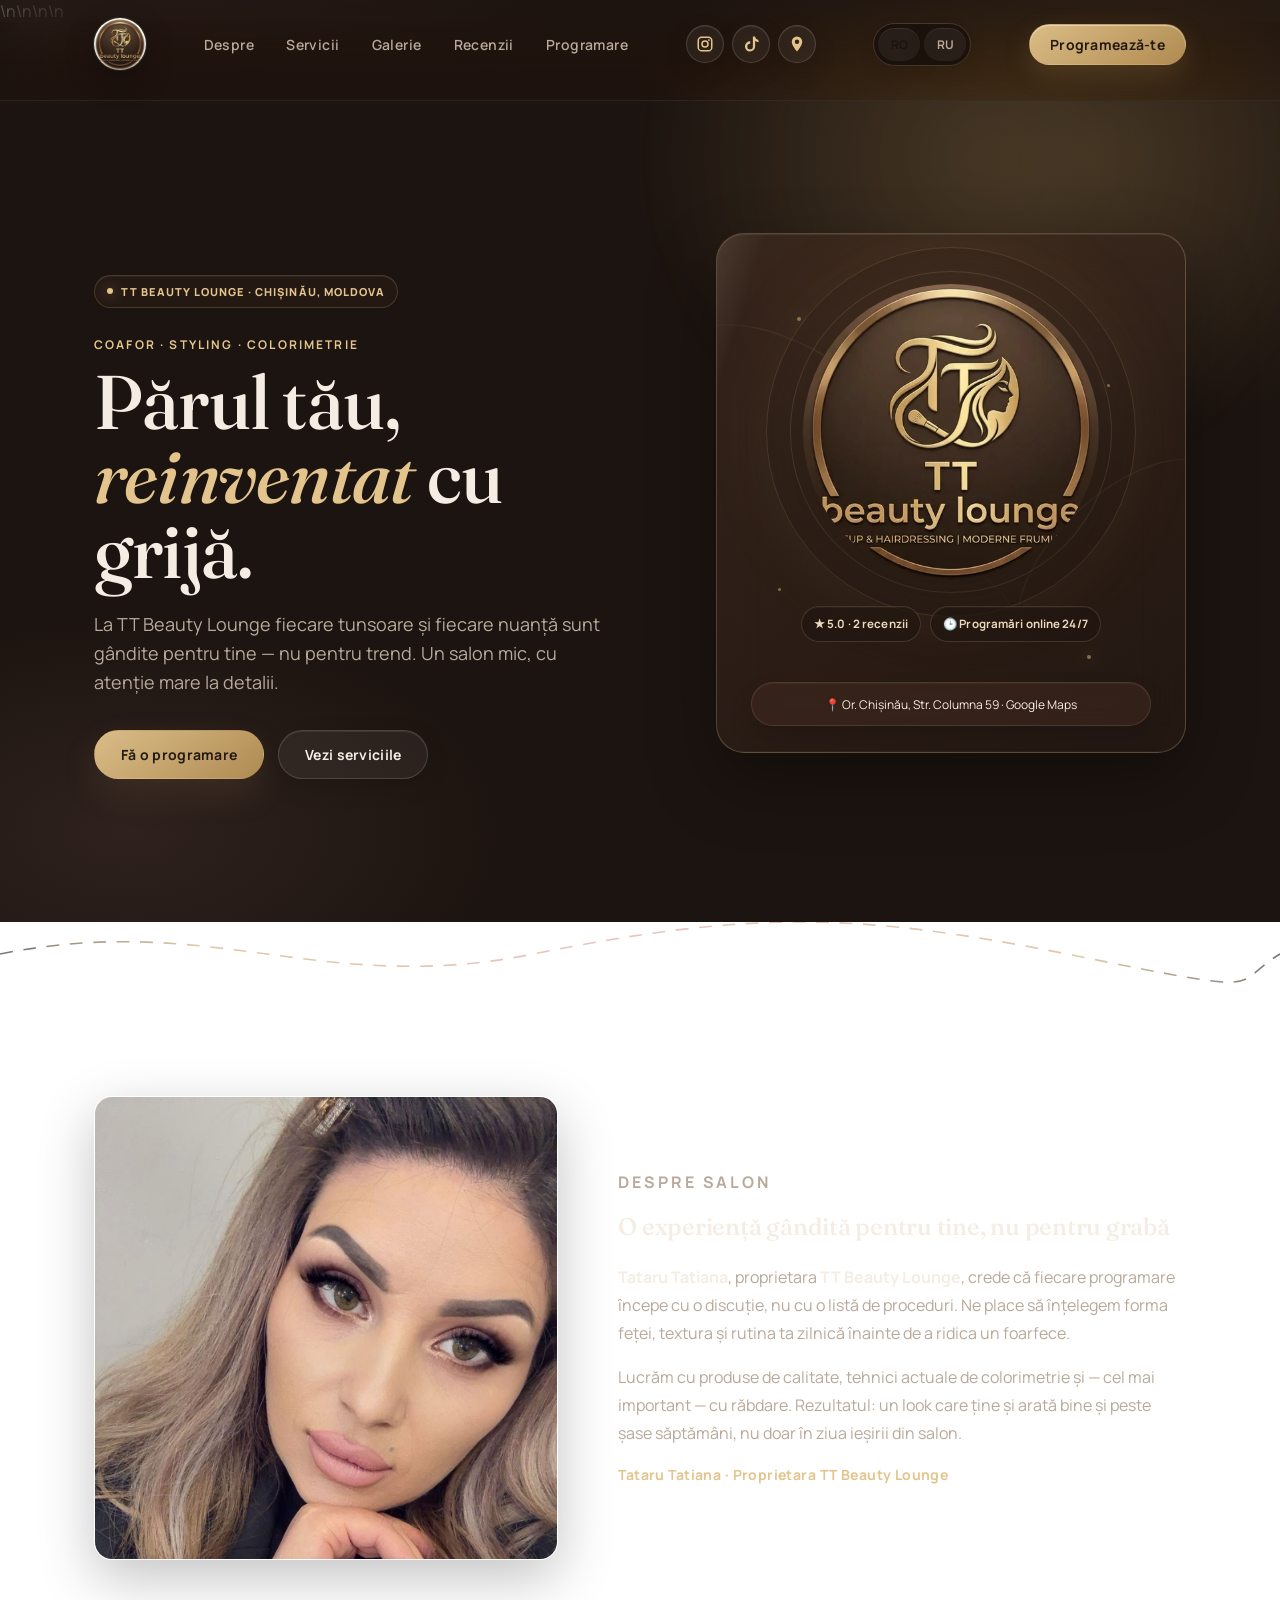
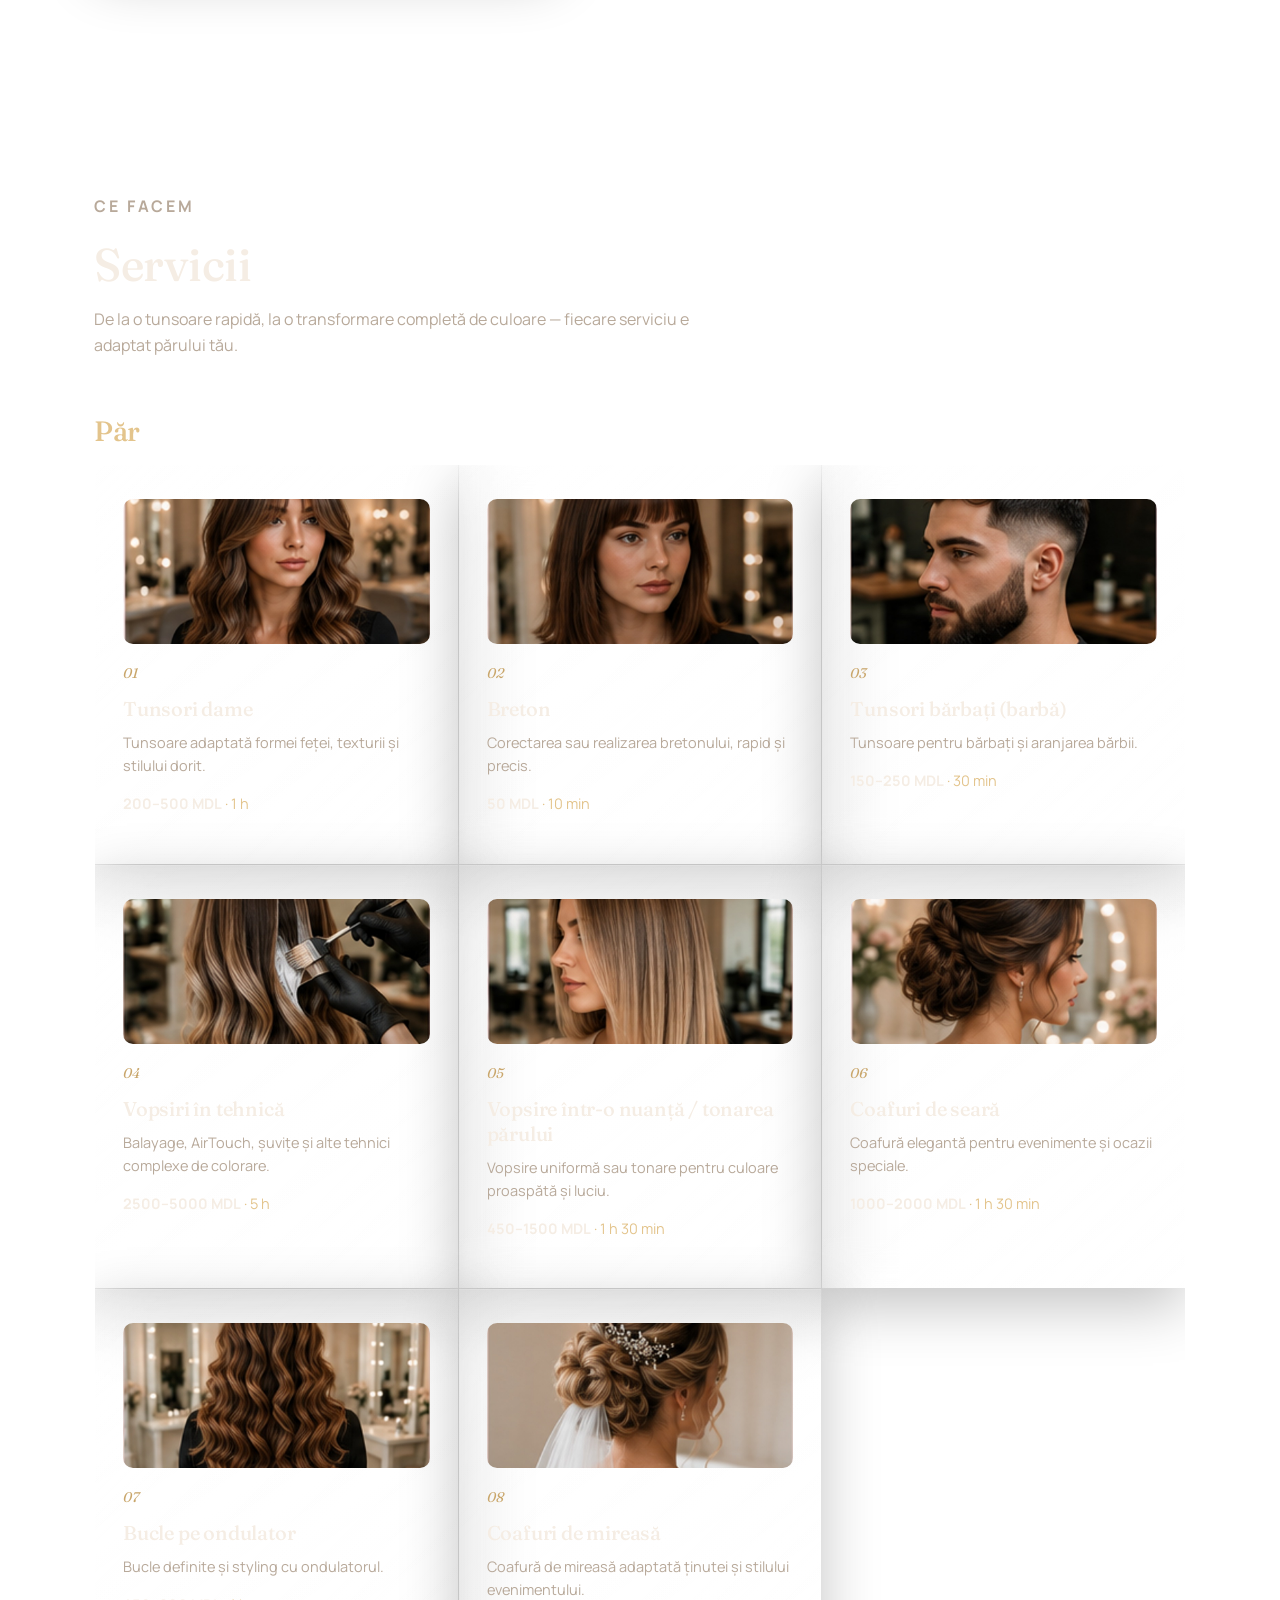
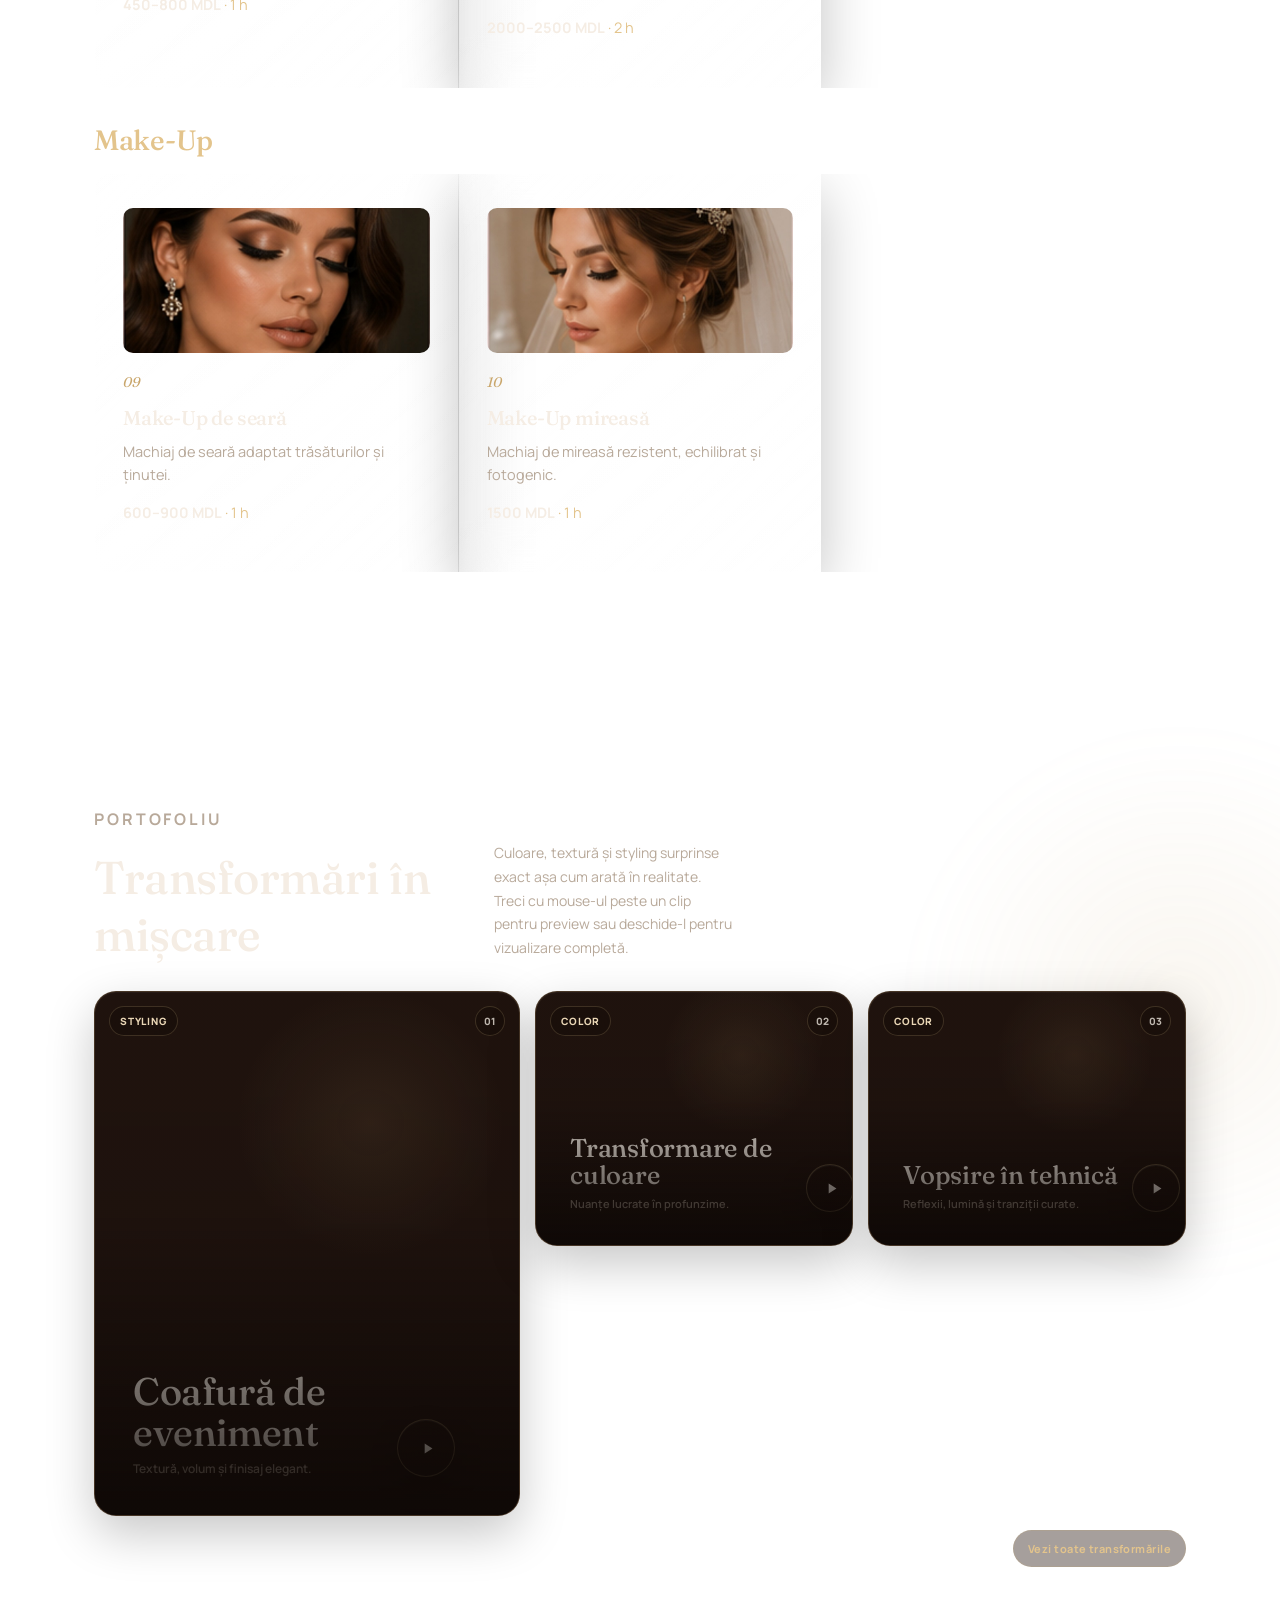
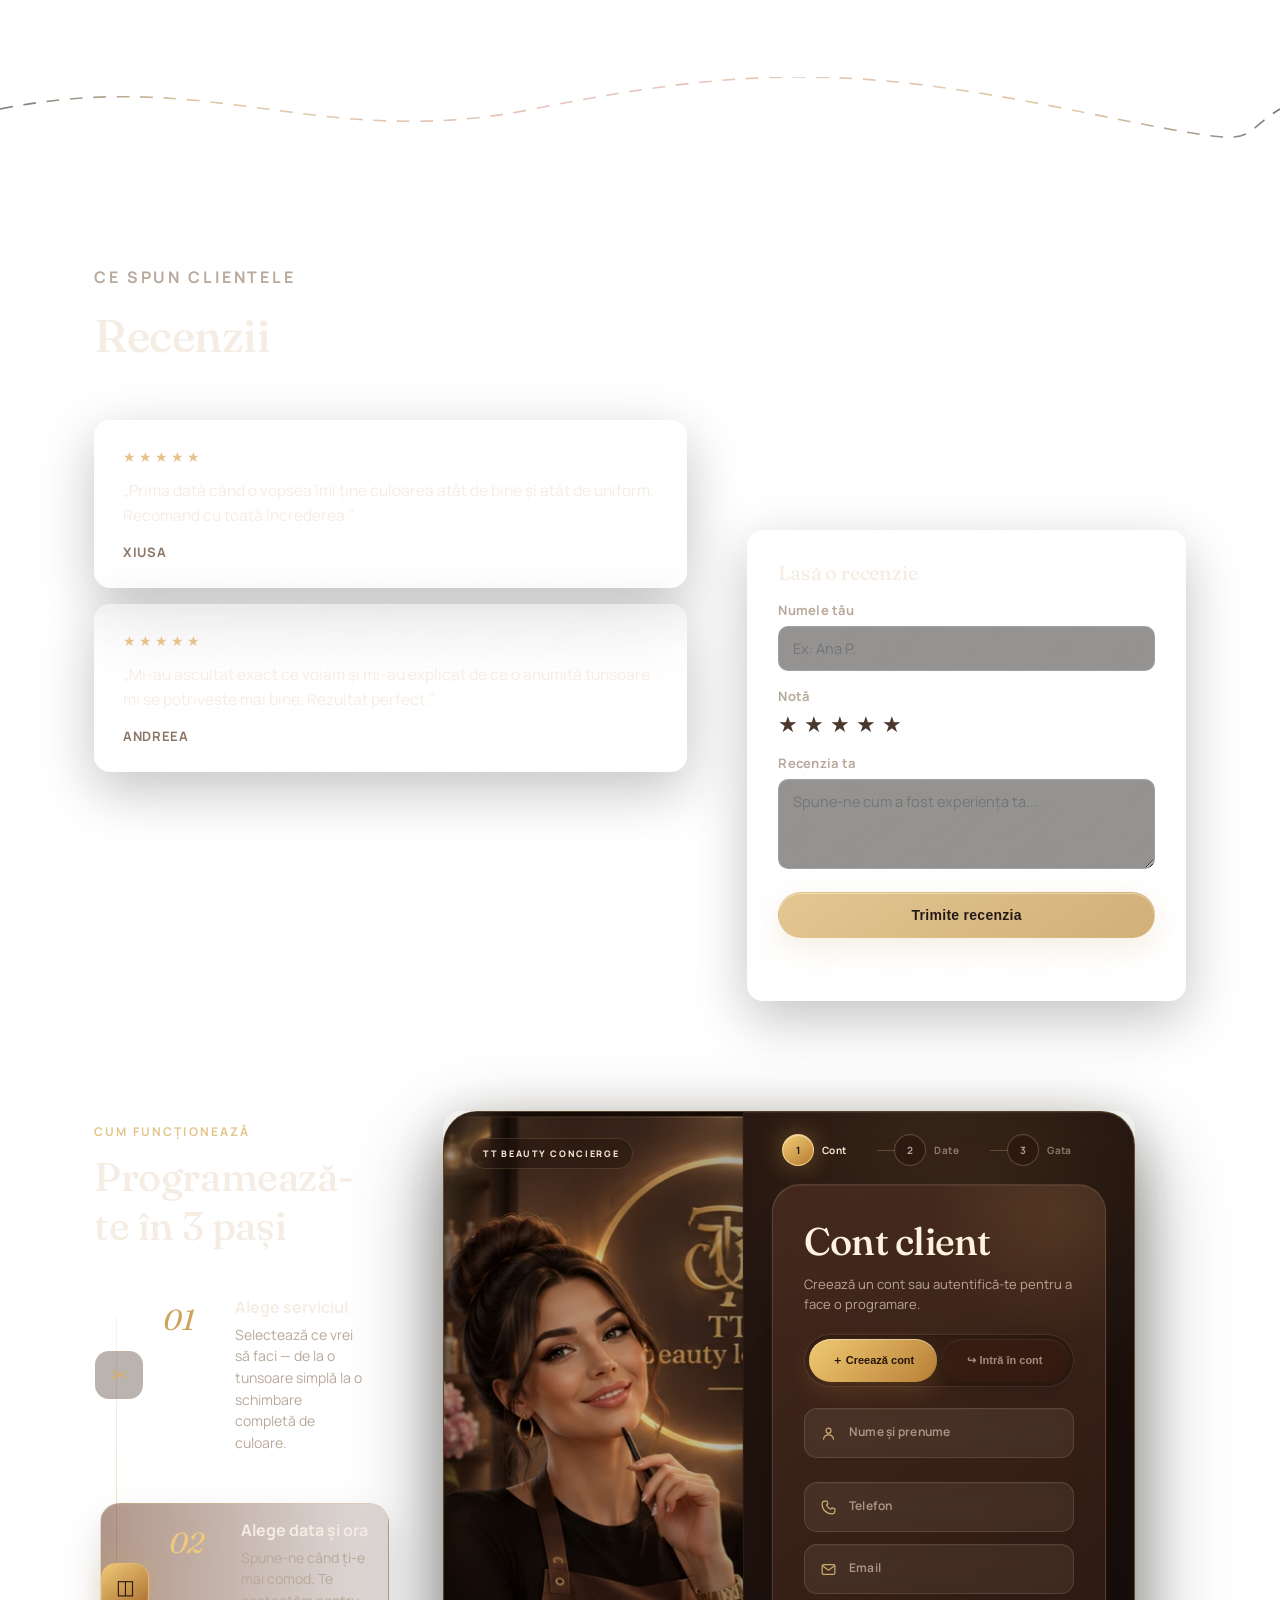
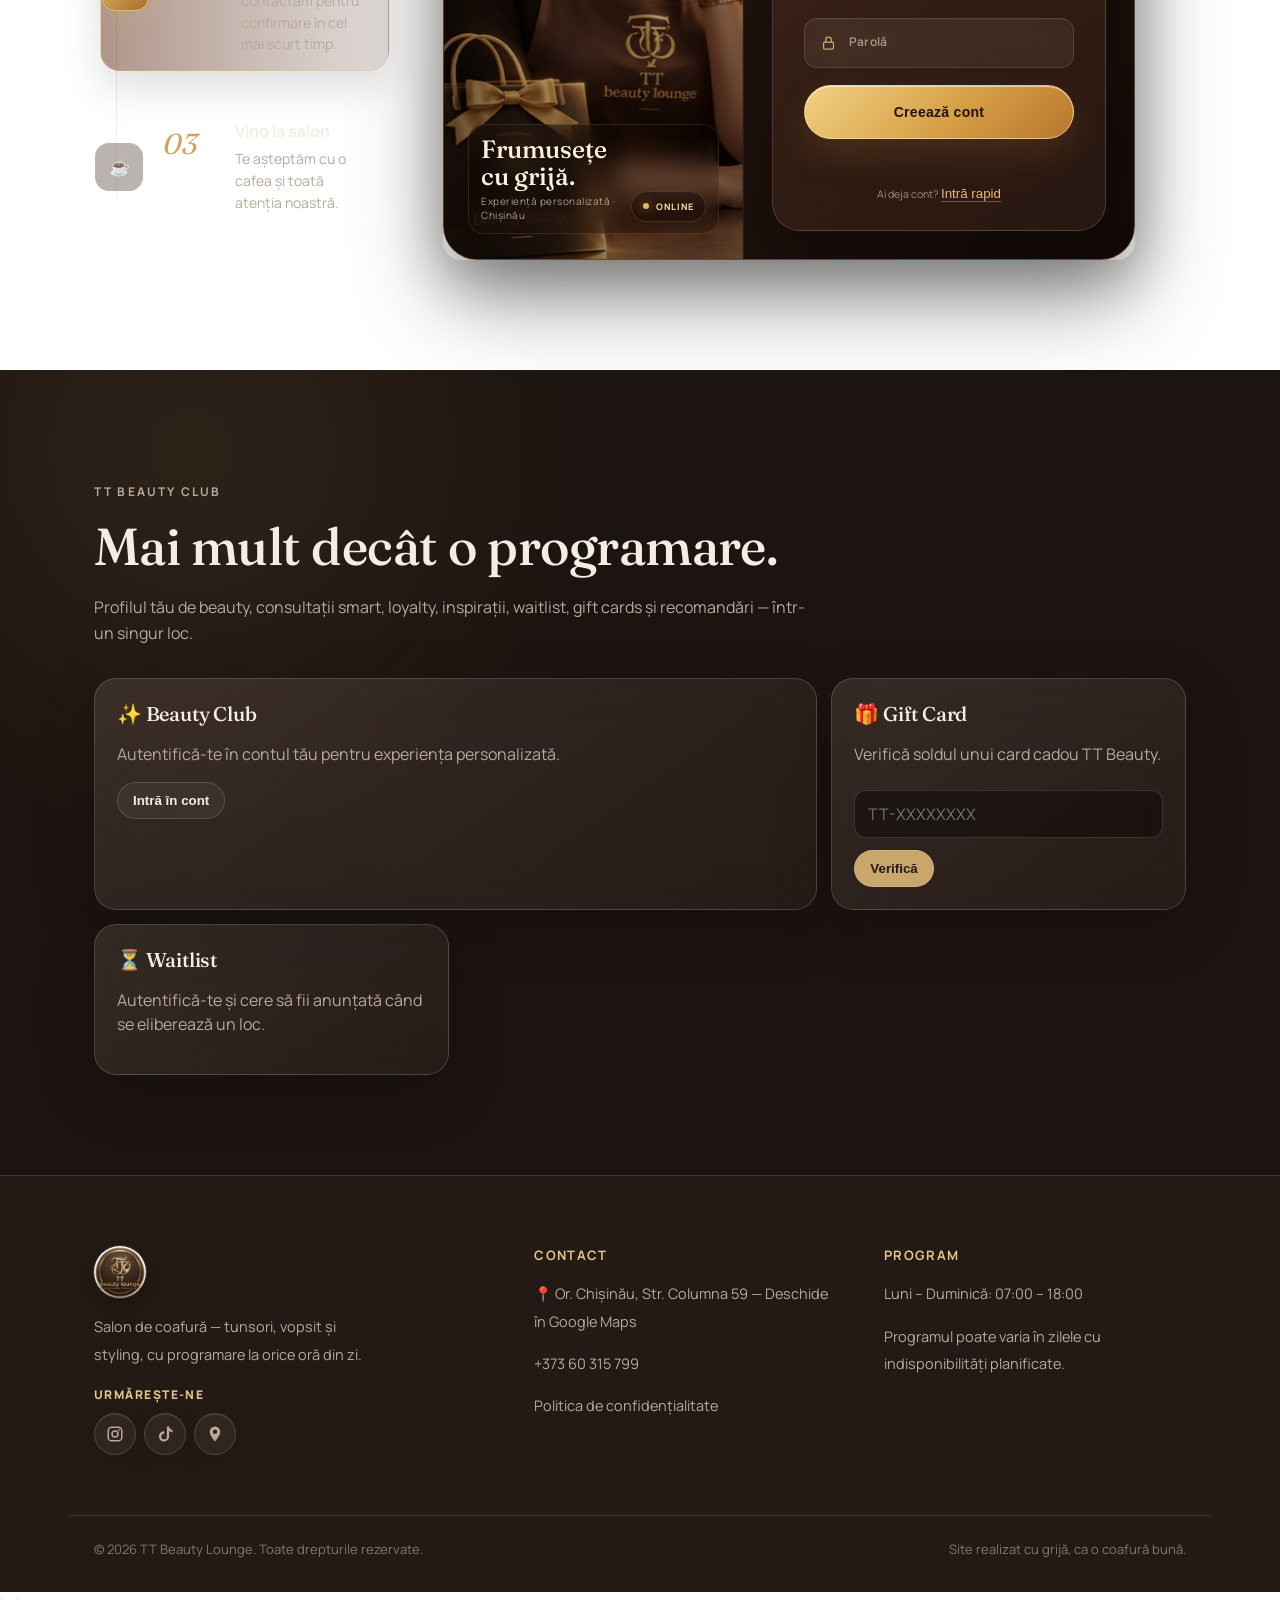
<file: index.html>
<!DOCTYPE html>
<html lang="ro">
<head>
<meta charset="UTF-8">
<meta name="viewport" content="width=device-width, initial-scale=1.0">
<title>TT Beauty Lounge Chișinău | Coafor, Vopsire & Styling</title>
<meta name="description" content="TT Beauty Lounge din Chișinău, Moldova — coafor pe Str. Columna 59. Tunsori, vopsire, balayage, styling, coafuri de eveniment și make-up. Programări online.">
<meta name="keywords" content="TT Beauty Lounge, TT Beauty Lounge Chișinău, TT Beauty Lounge Moldova, coafor Chișinău, salon de frumusețe Chișinău, vopsire păr, balayage, styling, make-up">
<meta name="author" content="TT Beauty Lounge">
<meta name="robots" content="index, follow, max-image-preview:large, max-snippet:-1, max-video-preview:-1">
<link rel="canonical" href="https://ttbeautylounge.pages.dev/">
<link rel="sitemap" type="application/xml" href="https://ttbeautylounge.pages.dev/sitemap.xml">
<meta property="og:type" content="website">
<meta property="og:locale" content="ro_MD">
<meta property="og:locale:alternate" content="ru_RU">
<meta property="og:site_name" content="TT Beauty Lounge">
<meta property="og:title" content="TT Beauty Lounge Chișinău — Coafor, Vopsire & Styling">
<meta property="og:description" content="Salon de coafură în Chișinău, Str. Columna 59. Tunsori, vopsire, balayage, styling, coafuri și make-up. Programări online.">
<meta property="og:url" content="https://ttbeautylounge.pages.dev/">
<meta property="og:image" content="https://ttbeautylounge.pages.dev/images/tt-beauty-lounge-logo-new.webp?v=3">
<meta property="og:image:alt" content="Logo TT Beauty Lounge Chișinău">
<meta name="twitter:card" content="summary_large_image">
<meta name="twitter:title" content="TT Beauty Lounge Chișinău">
<meta name="twitter:description" content="Coafor în Chișinău — tunsori, vopsire, balayage, styling, coafuri de eveniment și make-up.">
<meta name="twitter:image" content="https://ttbeautylounge.pages.dev/images/tt-beauty-lounge-logo-new.webp?v=3">
<meta name="twitter:image:alt" content="Logo TT Beauty Lounge Chișinău">
<link rel="icon" type="image/png" href="images/favicon.png">
<link rel="apple-touch-icon" href="images/favicon.png">
<meta name="theme-color" content="#1c1410">
<link rel="preconnect" href="https://fonts.googleapis.com">
<link rel="preconnect" href="https://fonts.gstatic.com" crossorigin>
<link href="https://fonts.googleapis.com/css2?family=Fraunces:opsz,wght@9..144,300;9..144,400;9..144,500;9..144,600&family=Manrope:wght@400;500;600;700;800&display=swap" rel="stylesheet">
<link rel="stylesheet" href="css/styles.css?v=6">
<link rel="stylesheet" href="css/logo-anim.css?v=1">
<script type="application/ld+json">
{
  "@context": "https://schema.org",
  "@graph": [
    {
      "@type": "HairSalon",
      "@id": "https://ttbeautylounge.pages.dev/#salon",
      "name": "TT Beauty Lounge",
      "alternateName": "TT Beauty Lounge Chișinău",
      "description": "TT Beauty Lounge este un salon de coafură din Chișinău, Moldova, specializat în tunsori, vopsire, balayage, styling, coafuri de eveniment și make-up.",
      "url": "https://ttbeautylounge.pages.dev/",
      "logo": "https://ttbeautylounge.pages.dev/images/tt-beauty-lounge-logo-new.webp?v=3",
      "image": "https://ttbeautylounge.pages.dev/images/tt-beauty-lounge-logo-new.webp?v=3",
      "telephone": "+37360315799",
      "priceRange": "50–5000 MDL",
      "currenciesAccepted": "MDL",
      "hasMap": "https://maps.app.goo.gl/zRLtjFdoJ3BUi8KTA",
      "address": {
        "@type": "PostalAddress",
        "streetAddress": "Str. Columna 59",
        "addressLocality": "Chișinău",
        "addressCountry": "MD"
      },
      "areaServed": [
        {
          "@type": "City",
          "name": "Chișinău"
        },
        {
          "@type": "Country",
          "name": "Moldova"
        }
      ],
      "openingHoursSpecification": [
        {
          "@type": "OpeningHoursSpecification",
          "dayOfWeek": ["Monday","Tuesday","Wednesday","Thursday","Friday","Saturday","Sunday"],
          "opens": "07:00",
          "closes": "18:00"
        }
      ],
      "sameAs": [
        "https://www.instagram.com/tatiana_tataru_",
        "https://www.tiktok.com/@tatianatatiana057"
      ],
      "potentialAction": {
        "@type": "ReserveAction",
        "target": "https://ttbeautylounge.pages.dev/#programare"
      }
    },
    {
      "@type": "WebSite",
      "@id": "https://ttbeautylounge.pages.dev/#website",
      "url": "https://ttbeautylounge.pages.dev/",
      "name": "TT Beauty Lounge",
      "alternateName": "TT Beauty Lounge Chișinău",
      "publisher": {
        "@id": "https://ttbeautylounge.pages.dev/#salon"
      },
      "inLanguage": ["ro","ru"]
    }
  ]
}
</script>
<link rel="stylesheet" href="css/logo-refresh.css?v=1">\n<link rel="icon" type="image/webp" href="images/tt-beauty-lounge-logo-new.webp?v=3">\n<link rel="stylesheet" href="css/hero-wow.css?v=1">\n<link rel="stylesheet" href="css/gallery-wow.css?v=1">\n</head>
<body>

<header>
  <div class="wrap">
    <a class="logo" href="#top" aria-label="TT Beauty Lounge - pagina principală">
      <span class="tt-logo-anim tt-logo-sm">
        <img src="images/tt-beauty-lounge-logo-new.webp?v=3" alt="TT Beauty Lounge" width="52" height="52" loading="eager">
      </span>
    </a>
    <nav>
      <ul>
        <li><a href="#despre">Despre</a></li>
        <li><a href="#servicii">Servicii</a></li>
        <li><a href="#galerie">Galerie</a></li>
        <li><a href="#recenzii">Recenzii</a></li>
        <li><a href="#programare">Programare</a></li>
      </ul>
    </nav>
    <div class="social-links" aria-label="Rețele sociale TT Beauty Lounge">
      <a class="social-icon" href="https://www.instagram.com/tatiana_tataru_?utm_source=ig_web_button_share_sheet&igsh=ZDNlZDc0MzIxNw==&igsi=ZDNlZDc0MzIxNw==" target="_blank" rel="noopener noreferrer" aria-label="Instagram Tatiana Tataru" title="Instagram Tatiana Tataru">
        <svg viewBox="0 0 24 24" aria-hidden="true"><path d="M7.5 2h9A5.5 5.5 0 0 1 22 7.5v9a5.5 5.5 0 0 1-5.5 5.5h-9A5.5 5.5 0 0 1 2 16.5v-9A5.5 5.5 0 0 1 7.5 2Zm0 2A3.5 3.5 0 0 0 4 7.5v9A3.5 3.5 0 0 0 7.5 20h9a3.5 3.5 0 0 0 3.5-3.5v-9A3.5 3.5 0 0 0 16.5 4h-9Zm9.75 1.5a1.25 1.25 0 1 1 0 2.5 1.25 1.25 0 0 1 0-2.5ZM12 7a5 5 0 1 1 0 10 5 5 0 0 1 0-10Zm0 2a3 3 0 1 0 0 6 3 3 0 0 0 0-6Z"/></svg>
      </a>
      <a class="social-icon" href="https://www.tiktok.com/@tatianatatiana057?is_from_webapp=1&sender_device=pc" target="_blank" rel="noopener noreferrer" aria-label="TikTok Tatiana Tataru" title="TikTok Tatiana Tataru">
        <svg viewBox="0 0 24 24" aria-hidden="true"><path d="M14.5 2h3a5.2 5.2 0 0 0 4.5 4.5v3a8.1 8.1 0 0 1-4.5-1.4v7.1A6.8 6.8 0 1 1 11 8.4v3.2a3.7 3.7 0 1 0 3.5 3.6V2Z"/></svg>
      </a>
      <a class="social-icon" href="https://maps.app.goo.gl/zRLtjFdoJ3BUi8KTA" target="_blank" rel="noopener noreferrer" aria-label="Locația TT Beauty Lounge pe Google Maps" title="Locația TT Beauty Lounge pe Google Maps">
        <svg viewBox="0 0 24 24" aria-hidden="true"><path d="M12 2a7 7 0 0 1 7 7c0 5.25-7 13-7 13S5 14.25 5 9a7 7 0 0 1 7-7Zm0 4a3 3 0 1 0 0 6 3 3 0 0 0 0-6Z"/></svg>
      </a>
    </div>
    <div class="site-language" role="group" aria-label="Limbă / Язык">
      <button type="button" data-site-lang="ro" class="active">RO</button>
      <button type="button" data-site-lang="ru">RU</button>
    </div>
    <a href="#programare" class="btn btn-primary" style="padding:10px 20px;">Programează-te</a>
  </div>
</header>

<section class="hero">
  <div class="wrap">
    <div class="hero-copy">
      <div class="hero-personal-badge">TT Beauty Lounge · Chișinău, Moldova</div>
      <p class="eyebrow">Coafor · Styling · Colorimetrie</p>
      <h1>Părul tău,<br><em>reinventat</em> cu grijă.</h1>
      <p class="lead">La TT Beauty Lounge fiecare tunsoare și fiecare nuanță sunt gândite pentru tine — nu pentru trend. Un salon mic, cu atenție mare la detalii.</p>
      <div class="cta-row">
        <a href="#programare" class="btn btn-primary">Fă o programare</a>
        <a href="#servicii" class="btn btn-ghost">Vezi serviciile</a>
      </div>
    </div>
    <div class="hero-visual">
      <div class="hero-luxe-card">
        <span class="hero-hair h1" aria-hidden="true"></span>
        <span class="hero-hair h2" aria-hidden="true"></span>
        <span class="hero-hair h3" aria-hidden="true"></span>
        <span class="hero-particle p1" aria-hidden="true"></span>
        <span class="hero-particle p2" aria-hidden="true"></span>
        <span class="hero-particle p3" aria-hidden="true"></span>
        <span class="hero-particle p4" aria-hidden="true"></span>

        <div class="hero-logo-stage" aria-label="TT Beauty Lounge">
          <div class="hero-logo-medallion">
            <img src="images/tt-beauty-lounge-logo-new.webp?v=3" alt="TT Beauty Lounge" loading="eager">
          </div>
        </div>

        <div class="hero-badges" aria-label="Avantaje TT Beauty Lounge">
          <span class="hero-mini-badge" data-hero-rating>★ Recenzii 5★</span>
          <span class="hero-mini-badge">🕒 Programări online 24/7</span>
        </div>

        <a class="tag location-tag hero-location-pill" href="https://maps.app.goo.gl/zRLtjFdoJ3BUi8KTA" target="_blank" rel="noopener noreferrer">📍 Or. Chișinău, Str. Columna 59 · Google Maps</a>
      </div>
    </div>
  </div>
</section>

<div class="strand-divider">
  <svg viewBox="0 0 1200 60" preserveAspectRatio="none">
    <defs>
      <linearGradient id="divGrad" x1="0" y1="0" x2="1" y2="0">
        <stop offset="0%" stop-color="#241a15"/>
        <stop offset="15%" stop-color="#c9a66b"/>
        <stop offset="50%" stop-color="#d89c96"/>
        <stop offset="85%" stop-color="#c9a66b"/>
        <stop offset="100%" stop-color="#241a15"/>
      </linearGradient>
    </defs>
    <path class="strand-path" d="M 0 30 C 200 -10, 300 70, 500 30 S 800 -10, 1000 30 S 1150 60, 1200 30" stroke="url(#divGrad)" stroke-width="1.5" fill="none" opacity="0.6"/>
  </svg>
</div>

<section class="sect" id="despre">
  <div class="wrap about-grid">
    <div class="about-swatch">
      <img src="images/tataru-tatiana.jpeg" alt="Tataru Tatiana, proprietara TT Beauty Lounge" loading="lazy">
    </div>
    <div class="about-text">
      <p class="eyebrow">Despre salon</p>
      <h2 style="margin: 10px 0 22px;">O experiență gândită pentru tine, nu pentru grabă</h2>
      <p><strong>Tataru Tatiana</strong>, proprietara <strong>TT Beauty Lounge</strong>, crede că fiecare programare începe cu o discuție, nu cu o listă de proceduri. Ne place să înțelegem forma feței, textura și rutina ta zilnică înainte de a ridica un foarfece.</p>
      <p>Lucrăm cu produse de calitate, tehnici actuale de colorimetrie și — cel mai important — cu răbdare. Rezultatul: un look care ține și arată bine și peste șase săptămâni, nu doar în ziua ieșirii din salon.</p>
      <p class="owner-name">Tataru Tatiana · Proprietara TT Beauty Lounge</p>
    </div>
  </div>
</section>

<section class="sect sect-alt" id="servicii">
  <div class="wrap">
    <div class="sect-head">
      <p class="eyebrow">Ce facem</p>
      <h2>Servicii</h2>
      <p>De la o tunsoare rapidă, la o transformare completă de culoare — fiecare serviciu e adaptat părului tău.</p>
    </div>
    <h3 class="service-group-title">Păr</h3>
    <div class="services-grid">
      <div class="svc-card"><img class="svc-image" src="images/service-tunsori-dame.jpg" alt="Tunsori dame" loading="lazy"><div class="svc-num">01</div><h3>Tunsori dame</h3><p>Tunsoare adaptată formei feței, texturii și stilului dorit.</p><p class="svc-meta"><strong>200–500 MDL</strong> · 1 h</p></div>
      <div class="svc-card"><img class="svc-image" src="images/service-breton.jpg" alt="Breton" loading="lazy"><div class="svc-num">02</div><h3>Breton</h3><p>Corectarea sau realizarea bretonului, rapid și precis.</p><p class="svc-meta"><strong>50 MDL</strong> · 10 min</p></div>
      <div class="svc-card"><img class="svc-image" src="images/service-tunsori-barbati-barba.jpg" alt="Tunsori bărbați (barbă)" loading="lazy"><div class="svc-num">03</div><h3>Tunsori bărbați (barbă)</h3><p>Tunsoare pentru bărbați și aranjarea bărbii.</p><p class="svc-meta"><strong>150–250 MDL</strong> · 30 min</p></div>
      <div class="svc-card"><img class="svc-image" src="images/service-vopsiri-tehnica.jpg" alt="Vopsiri în tehnică" loading="lazy"><div class="svc-num">04</div><h3>Vopsiri în tehnică</h3><p>Balayage, AirTouch, șuvițe și alte tehnici complexe de colorare.</p><p class="svc-meta"><strong>2500–5000 MDL</strong> · 5 h</p></div>
      <div class="svc-card"><img class="svc-image" src="images/service-vopsire-tonare.jpg" alt="Vopsire într-o nuanță / tonarea părului" loading="lazy"><div class="svc-num">05</div><h3>Vopsire într-o nuanță / tonarea părului</h3><p>Vopsire uniformă sau tonare pentru culoare proaspătă și luciu.</p><p class="svc-meta"><strong>450–1500 MDL</strong> · 1 h 30 min</p></div>
      <div class="svc-card"><img class="svc-image" src="images/service-coafuri-seara.jpg" alt="Coafuri de seară" loading="lazy"><div class="svc-num">06</div><h3>Coafuri de seară</h3><p>Coafură elegantă pentru evenimente și ocazii speciale.</p><p class="svc-meta"><strong>1000–2000 MDL</strong> · 1 h 30 min</p></div>
      <div class="svc-card"><img class="svc-image" src="images/service-bucle-ondulator.jpg" alt="Bucle pe ondulator" loading="lazy"><div class="svc-num">07</div><h3>Bucle pe ondulator</h3><p>Bucle definite și styling cu ondulatorul.</p><p class="svc-meta"><strong>450–800 MDL</strong> · 1 h</p></div>
      <div class="svc-card"><img class="svc-image" src="images/service-coafuri-mireasa.jpg" alt="Coafuri de mireasă" loading="lazy"><div class="svc-num">08</div><h3>Coafuri de mireasă</h3><p>Coafură de mireasă adaptată ținutei și stilului evenimentului.</p><p class="svc-meta"><strong>2000–2500 MDL</strong> · 2 h</p></div>
    </div>
    <h3 class="service-group-title">Make-Up</h3>
    <div class="services-grid">
      <div class="svc-card"><img class="svc-image" src="images/service-makeup-seara.jpg" alt="Make-Up de seară" loading="lazy"><div class="svc-num">09</div><h3>Make-Up de seară</h3><p>Machiaj de seară adaptat trăsăturilor și ținutei.</p><p class="svc-meta"><strong>600–900 MDL</strong> · 1 h</p></div>
      <div class="svc-card"><img class="svc-image" src="images/service-makeup-mireasa.jpg" alt="Make-Up mireasă" loading="lazy"><div class="svc-num">10</div><h3>Make-Up mireasă</h3><p>Machiaj de mireasă rezistent, echilibrat și fotogenic.</p><p class="svc-meta"><strong>1500 MDL</strong> · 1 h</p></div>
    </div>
  </div>
</section>

<section class="sect" id="galerie">
  <div class="wrap">
    <div class="sect-head">
      <div>
        <p class="eyebrow">Portofoliu</p>
        <h2>Transformări în mișcare</h2>
      </div>
      <p class="gallery-lead">Culoare, textură și styling surprinse exact așa cum arată în realitate. Treci cu mouse-ul peste un clip pentru preview sau deschide-l pentru vizualizare completă.</p>
    </div>

    <div class="gallery-grid gallery-bento" id="videoGallery">
      <figure class="g-item gallery-featured" data-title="Coafură de eveniment" data-tag="Styling">
        <video playsinline muted preload="metadata" aria-label="Coafură de eveniment"><source src="videos/coafura-eveniment-1.mp4" type="video/mp4"></video>
        <div class="gallery-card-top"><span class="gallery-chip">Styling</span><span class="gallery-index">01</span></div>
        <figcaption class="gallery-card-bottom"><div><h3>Coafură de eveniment</h3><p>Textură, volum și finisaj elegant.</p></div><button type="button" class="gallery-play" aria-label="Redă Coafură de eveniment"><svg viewBox="0 0 24 24" aria-hidden="true"><path d="M8 5v14l11-7z"/></svg></button></figcaption>
      </figure>

      <figure class="g-item" data-title="Transformare de culoare" data-tag="Color">
        <video playsinline muted preload="metadata" aria-label="Transformare de culoare"><source src="videos/vopsit-1.mp4" type="video/mp4"></video>
        <div class="gallery-card-top"><span class="gallery-chip">Color</span><span class="gallery-index">02</span></div>
        <figcaption class="gallery-card-bottom"><div><h3>Transformare de culoare</h3><p>Nuanțe lucrate în profunzime.</p></div><button type="button" class="gallery-play" aria-label="Redă Transformare de culoare"><svg viewBox="0 0 24 24" aria-hidden="true"><path d="M8 5v14l11-7z"/></svg></button></figcaption>
      </figure>

      <figure class="g-item" data-title="Vopsire în tehnică" data-tag="Color">
        <video playsinline muted preload="metadata" aria-label="Vopsire în tehnică"><source src="videos/vopsit-2.mp4" type="video/mp4"></video>
        <div class="gallery-card-top"><span class="gallery-chip">Color</span><span class="gallery-index">03</span></div>
        <figcaption class="gallery-card-bottom"><div><h3>Vopsire în tehnică</h3><p>Reflexii, lumină și tranziții curate.</p></div><button type="button" class="gallery-play" aria-label="Redă Vopsire în tehnică"><svg viewBox="0 0 24 24" aria-hidden="true"><path d="M8 5v14l11-7z"/></svg></button></figcaption>
      </figure>

      <figure class="g-item" data-title="Styling & finish" data-tag="Hair">
        <video playsinline muted preload="metadata" aria-label="Styling și finish"><source src="videos/styling-1.mp4" type="video/mp4"></video>
        <div class="gallery-card-top"><span class="gallery-chip">Hair</span><span class="gallery-index">04</span></div>
        <figcaption class="gallery-card-bottom"><div><h3>Styling & finish</h3><p>Mișcare naturală și luciu.</p></div><button type="button" class="gallery-play" aria-label="Redă Styling și finish"><svg viewBox="0 0 24 24" aria-hidden="true"><path d="M8 5v14l11-7z"/></svg></button></figcaption>
      </figure>

      <figure class="g-item" data-title="Look de seară" data-tag="Styling">
        <video playsinline muted preload="metadata" aria-label="Look de seară"><source src="videos/coafura-eveniment-2.mp4" type="video/mp4"></video>
        <div class="gallery-card-top"><span class="gallery-chip">Styling</span><span class="gallery-index">05</span></div>
        <figcaption class="gallery-card-bottom"><div><h3>Look de seară</h3><p>Eleganță construită pentru eveniment.</p></div><button type="button" class="gallery-play" aria-label="Redă Look de seară"><svg viewBox="0 0 24 24" aria-hidden="true"><path d="M8 5v14l11-7z"/></svg></button></figcaption>
      </figure>

      <figure class="g-item" data-title="Finisaj și textură" data-tag="Hair">
        <video playsinline muted preload="metadata" aria-label="Finisaj și textură"><source src="videos/styling-2.mp4" type="video/mp4"></video>
        <div class="gallery-card-top"><span class="gallery-chip">Hair</span><span class="gallery-index">06</span></div>
        <figcaption class="gallery-card-bottom"><div><h3>Finisaj și textură</h3><p>Detaliile care închid look-ul.</p></div><button type="button" class="gallery-play" aria-label="Redă Finisaj și textură"><svg viewBox="0 0 24 24" aria-hidden="true"><path d="M8 5v14l11-7z"/></svg></button></figcaption>
      </figure>
    </div>

    <div class="gallery-more-row">
      <button type="button" class="gallery-more-btn" data-gallery-more>Vezi toate transformările</button>
    </div>
  </div>
</section>

<div class="strand-divider">
  <svg viewBox="0 0 1200 60" preserveAspectRatio="none">
    <path class="strand-path" d="M 0 30 C 200 -10, 300 70, 500 30 S 800 -10, 1000 30 S 1150 60, 1200 30" stroke="url(#divGrad)" stroke-width="1.5" fill="none" opacity="0.6"/>
  </svg>
</div>

<section class="sect sect-alt" id="recenzii">
  <div class="wrap">
    <div class="sect-head">
      <p class="eyebrow">Ce spun clientele</p>
      <h2>Recenzii</h2>
    </div>
    <div class="reviews-layout">
      <div id="reviewsList">
        <div class="review-card">
          <div class="stars">★★★★★</div>
          <p>„Prima dată când o vopsea îmi ține culoarea atât de bine și atât de uniform. Recomand cu toată încrederea."</p>
          <div class="who">Xiusa</div>
        </div>
        <div class="review-card">
          <div class="stars">★★★★★</div>
          <p>„Mi-au ascultat exact ce voiam și mi-au explicat de ce o anumită tunsoare mi se potrivește mai bine. Rezultat perfect."</p>
          <div class="who">Andreea</div>
        </div>
      </div>
      <form class="review-form" id="reviewForm">
        <p class="honeypot"><label>Nu completa acest câmp: <input name="bot-field"></label></p>
        <h3>Lasă o recenzie</h3>
        <div class="field">
          <label for="rvName">Numele tău</label>
          <input type="text" id="rvName" name="nume" required placeholder="Ex: Ana P.">
        </div>
        <div class="field">
          <label>Notă</label>
          <div class="star-picker" id="starPicker">
            <button type="button" data-v="1">★</button>
            <button type="button" data-v="2">★</button>
            <button type="button" data-v="3">★</button>
            <button type="button" data-v="4">★</button>
            <button type="button" data-v="5">★</button>
          </div>
          <input type="hidden" id="rvRating" name="nota">
        </div>
        <div class="field">
          <label for="rvText">Recenzia ta</label>
          <textarea id="rvText" name="message" required placeholder="Spune-ne cum a fost experiența ta..."></textarea>
        </div>
        <button type="submit" class="btn btn-primary" style="width:100%; justify-content:center; margin-top:18px;">Trimite recenzia</button>
        <div class="form-msg" id="rvMsg"></div>
      </form>
    </div>
  </div>
</section>

<section class="sect" id="programare">
  <div class="wrap booking-grid">
    <div>
      <p class="eyebrow">Cum funcționează</p>
      <h2 style="margin: 10px 0 30px; font-size: clamp(28px,3.6vw,40px);">Programează-te în 3 pași</h2>
      <div class="steps">
        <div class="step">
          <div class="step-num">01</div>
          <div><h4>Alege serviciul</h4><p>Selectează ce vrei să faci — de la o tunsoare simplă la o schimbare completă de culoare.</p></div>
        </div>
        <div class="step">
          <div class="step-num">02</div>
          <div><h4>Alege data și ora</h4><p>Spune-ne când ți-e mai comod. Te contactăm pentru confirmare în cel mai scurt timp.</p></div>
        </div>
        <div class="step">
          <div class="step-num">03</div>
          <div><h4>Vino la salon</h4><p>Te așteptăm cu o cafea și toată atenția noastră.</p></div>
        </div>
      </div>
    </div>

    <div class="booking-account-column">
      <section class="client-auth-card" id="clientAuthCard">
        <div id="clientAuthLoggedOut">
          <h3>Cont client</h3>
          <p>Creează un cont sau autentifică-te pentru a face o programare.</p>
          <div class="auth-tabs"><button type="button" class="active" data-auth-mode="register">Creează cont</button><button type="button" data-auth-mode="login">Intră în cont</button></div>
          <form id="clientAuthForm">
            <div class="form-row" id="registerIdentityFields">
              <div class="field"><label for="accountName">Nume și prenume</label><input id="accountName" autocomplete="name"></div>
              <div class="field"><label for="accountPhone">Telefon</label><input id="accountPhone" type="tel" autocomplete="tel"></div>
            </div>
            <div class="form-row">
              <div class="field"><label for="accountEmail">Email</label><input id="accountEmail" type="email" autocomplete="email" required></div>
              <div class="field"><label for="accountPassword">Parolă</label><input id="accountPassword" type="password" minlength="6" autocomplete="new-password" required></div>
            </div>
            <button class="btn btn-primary" type="submit" id="clientAuthSubmit">Creează cont</button>
            <p class="form-msg" id="clientAuthMessage" aria-live="polite"></p>
          </form>
        </div>
        <div id="clientAuthLoggedIn" class="hidden">
          <div class="account-head"><div><strong id="clientAccountName">Contul meu</strong><span id="clientAccountEmail"></span></div><button type="button" class="btn btn-ghost" id="clientLogoutBtn">Ieși</button></div>
          <form id="siteNotificationForm" class="site-notification-form">
            <fieldset>
              <legend>Unde dorești notificările?</legend>
              <label><input type="radio" name="siteNotificationChannel" value="email" checked> Email</label>
              <label><input type="radio" name="siteNotificationChannel" value="telegram"> Telegram</label>
            </fieldset>
            <button type="submit" class="btn btn-ghost">Salvează notificările</button>
            <p id="siteNotificationMessage" class="form-msg" aria-live="polite"></p>
          </form>
          <h4>Programările mele</h4><div id="clientBookings"><p>Se încarcă...</p></div>
        </div>
      </section>

      <form class="booking-form auth-required hidden" id="bookingForm">
        <h3 style="font-size:22px; color:var(--ivory); margin:0 0 6px;">Trimite o cerere de programare</h3>
        <p style="color:var(--muted); font-size:14px; margin:0 0 10px;">Completează formularul, iar cererea va ajunge direct la administratorul salonului.</p>

        <div class="form-row">
          <div class="field">
            <label for="bkName">Nume complet</label>
            <input type="text" id="bkName" required placeholder="Numele tău">
          </div>
          <div class="field">
            <label for="bkPhone">Telefon</label>
            <input type="tel" id="bkPhone" required placeholder="07XX XXX XXX">
          </div>
        </div>

        <div class="field">
          <label for="bkService">Serviciu dorit</label>
          <select id="bkService" required>
            <option value="">Alege un serviciu</option>
            <option value="" disabled>— Păr —</option>
            <option value="Tunsori dame" data-duration="60">Tunsori dame — 200–500 MDL — 1 h</option>
            <option value="Breton" data-duration="10">Breton — 50 MDL — 10 min</option>
            <option value="Tunsori bărbați (barbă)" data-duration="30">Tunsori bărbați (barbă) — 150–250 MDL — 30 min</option>
            <option value="Vopsiri în tehnică" data-duration="300">Vopsiri în tehnică — 2500–5000 MDL — 5 h</option>
            <option value="Vopsire într-o nuanță / tonarea părului" data-duration="90">Vopsire într-o nuanță / tonarea părului — 450–1500 MDL — 1 h 30 min</option>
            <option value="Coafuri de seară" data-duration="90">Coafuri de seară — 1000–2000 MDL — 1 h 30 min</option>
            <option value="Bucle pe ondulator" data-duration="60">Bucle pe ondulator — 450–800 MDL — 1 h</option>
            <option value="Coafuri de mireasă" data-duration="120">Coafuri de mireasă — 2000–2500 MDL — 2 h</option>
            <option value="" disabled>— Make-Up —</option>
            <option value="Make-Up de seară" data-duration="60">Make-Up de seară — 600–900 MDL — 1 h</option>
            <option value="Make-Up mireasă" data-duration="60">Make-Up mireasă — 1500 MDL — 1 h</option>
          </select>
        </div>

        <div class="form-row">
          <div class="field">
            <label for="bkDate">Data preferată</label>
            <input type="date" id="bkDate" required>
          </div>
          <div class="field">
            <label for="bkTime">Ore disponibile</label>
            <select id="bkTime" required disabled>
              <option value="">Alege mai întâi serviciul și data</option>
            </select>
          </div>
        </div>
        <div class="form-msg" id="bkAvailability" aria-live="polite"></div>

        <div class="form-row">
          <div class="field">
            <label for="bkHairLength">Lungimea părului</label>
            <select id="bkHairLength" required>
              <option value="">Alege lungimea</option>
              <option value="Scurt">Scurt — până la bărbie</option>
              <option value="Mediu">Mediu — până la umeri</option>
              <option value="Lung">Lung — sub umeri</option>
              <option value="Foarte lung">Foarte lung — până la talie sau mai jos</option>
            </select>
          </div>
          <div class="field">
            <label for="bkHairPhoto">Fotografie cu părul</label>
            <input type="file" id="bkHairPhoto" required accept="image/jpeg,image/png,image/webp">
            <small class="field-help">Fotografia ajută proprietara să estimeze corect prețul. Maximum 8 MB.</small>
          </div>
        </div>

        <div class="field">
          <label for="bkNote">Observații (opțional)</label>
          <textarea id="bkNote" placeholder="Detalii despre ce ți-ai dori..."></textarea>
        </div>

        <label class="privacy-consent" for="bkPrivacy">
          <input type="checkbox" id="bkPrivacy" required>
          <span>Sunt de acord ca TT Beauty Lounge să prelucreze numele, numărul de telefon, fotografia părului și detaliile programării pentru estimarea prețului, înregistrarea și confirmarea acesteia. Am citit <a href="politica-confidentialitate.html" target="_blank" rel="noopener">Politica de confidențialitate</a>.</span>
        </label>

        <button type="submit" class="btn btn-primary">Trimite cererea</button>
        <div class="success-box" id="bkSuccess"></div>
      </form>
    </div>
  </div>
</section>

<footer>
  <div class="wrap footer-grid">
    <div>
      <div class="logo" style="margin-bottom: 14px;">
        <span class="tt-logo-anim tt-logo-sm">
          <img src="images/tt-beauty-lounge-logo-new.webp?v=3" alt="TT Beauty Lounge" width="52" height="52" loading="lazy">
        </span>
      </div>
      <p style="max-width: 32ch;">Salon de coafură — tunsori, vopsit și styling, cu programare la orice oră din zi.</p>
      <div class="footer-social-title">Urmărește-ne</div>
      <div class="social-links" aria-label="Rețele sociale TT Beauty Lounge">
        <a class="social-icon" href="https://www.instagram.com/tatiana_tataru_?utm_source=ig_web_button_share_sheet&igsh=ZDNlZDc0MzIxNw==&igsi=ZDNlZDc0MzIxNw==" target="_blank" rel="noopener noreferrer" aria-label="Instagram Tatiana Tataru" title="Instagram Tatiana Tataru">
          <svg viewBox="0 0 24 24" aria-hidden="true"><path d="M7.5 2h9A5.5 5.5 0 0 1 22 7.5v9a5.5 5.5 0 0 1-5.5 5.5h-9A5.5 5.5 0 0 1 2 16.5v-9A5.5 5.5 0 0 1 7.5 2Zm0 2A3.5 3.5 0 0 0 4 7.5v9A3.5 3.5 0 0 0 7.5 20h9a3.5 3.5 0 0 0 3.5-3.5v-9A3.5 3.5 0 0 0 16.5 4h-9Zm9.75 1.5a1.25 1.25 0 1 1 0 2.5 1.25 1.25 0 0 1 0-2.5ZM12 7a5 5 0 1 1 0 10 5 5 0 0 1 0-10Zm0 2a3 3 0 1 0 0 6 3 3 0 0 0 0-6Z"/></svg>
        </a>
        <a class="social-icon" href="https://www.tiktok.com/@tatianatatiana057?is_from_webapp=1&sender_device=pc" target="_blank" rel="noopener noreferrer" aria-label="TikTok Tatiana Tataru" title="TikTok Tatiana Tataru">
          <svg viewBox="0 0 24 24" aria-hidden="true"><path d="M14.5 2h3a5.2 5.2 0 0 0 4.5 4.5v3a8.1 8.1 0 0 1-4.5-1.4v7.1A6.8 6.8 0 1 1 11 8.4v3.2a3.7 3.7 0 1 0 3.5 3.6V2Z"/></svg>
        </a>
        <a class="social-icon" href="https://maps.app.goo.gl/zRLtjFdoJ3BUi8KTA" target="_blank" rel="noopener noreferrer" aria-label="Locația TT Beauty Lounge pe Google Maps" title="Locația TT Beauty Lounge pe Google Maps">
          <svg viewBox="0 0 24 24" aria-hidden="true"><path d="M12 2a7 7 0 0 1 7 7c0 5.25-7 13-7 13S5 14.25 5 9a7 7 0 0 1 7-7Zm0 4a3 3 0 1 0 0 6 3 3 0 0 0 0-6Z"/></svg>
        </a>
      </div>
    </div>
    <div>
      <h4>Contact</h4>
      <p><a href="https://maps.app.goo.gl/zRLtjFdoJ3BUi8KTA" target="_blank" rel="noopener noreferrer">📍 Or. Chișinău, Str. Columna 59 — Deschide în Google Maps</a></p>
      <p><a href="tel:+37360315799">+373 60 315 799</a></p>
      <p><a href="politica-confidentialitate.html">Politica de confidențialitate</a></p>
    </div>
    <div>
      <h4>Program</h4>
      <p>Luni – Duminică: 07:00 – 18:00</p>
      <p>Programul poate varia în zilele cu indisponibilități planificate.</p>
    </div>
  </div>
  <div class="wrap footer-bottom">
    <span>© 2026 TT Beauty Lounge. Toate drepturile rezervate.</span>
    <span>Site realizat cu grijă, ca o coafură bună.</span>
  </div>
</footer>

<script src="js/i18n.js?v=8"></script>
<script src="js/account.js?v=14"></script>
<script src="js/script.js?v=8"></script>

<script src="js/hero-wow.js?v=1" defer></script>\n<script src="js/gallery-wow.js?v=1" defer></script>\n</body>
</html>
</file>
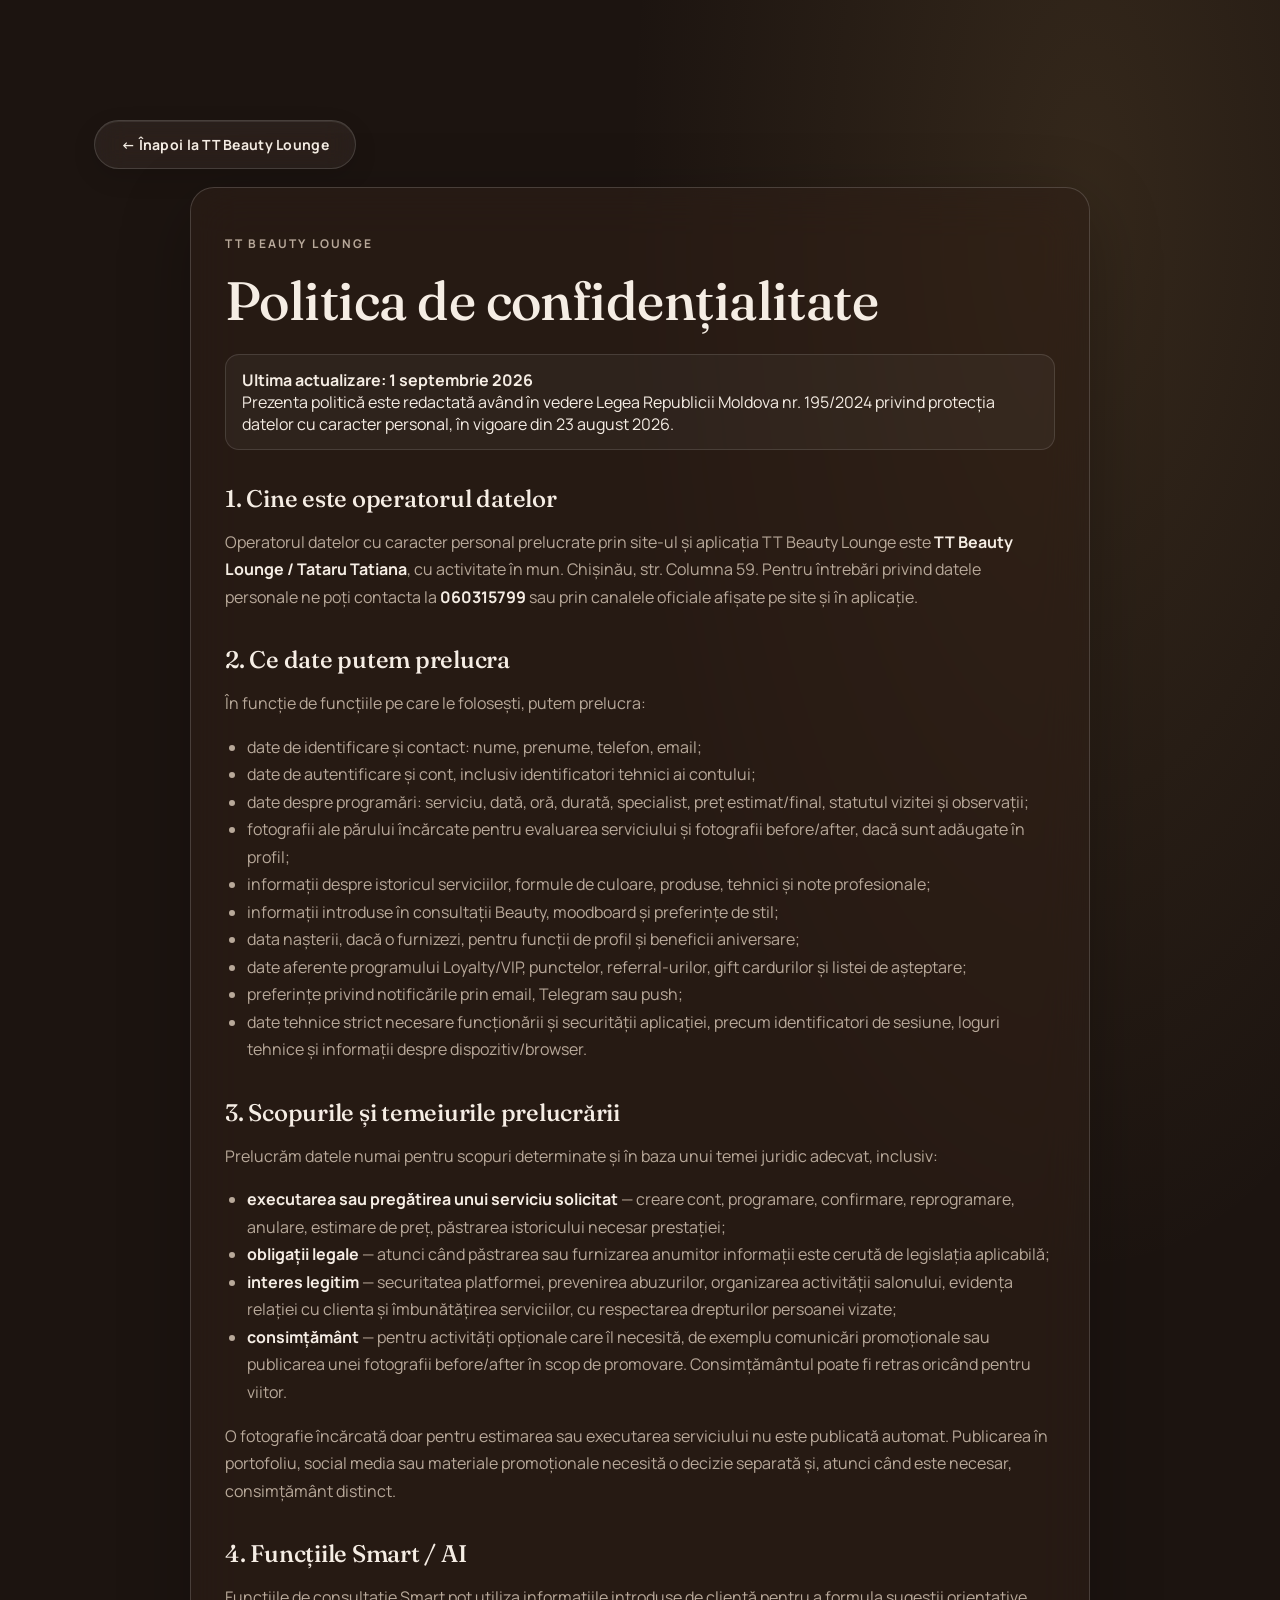
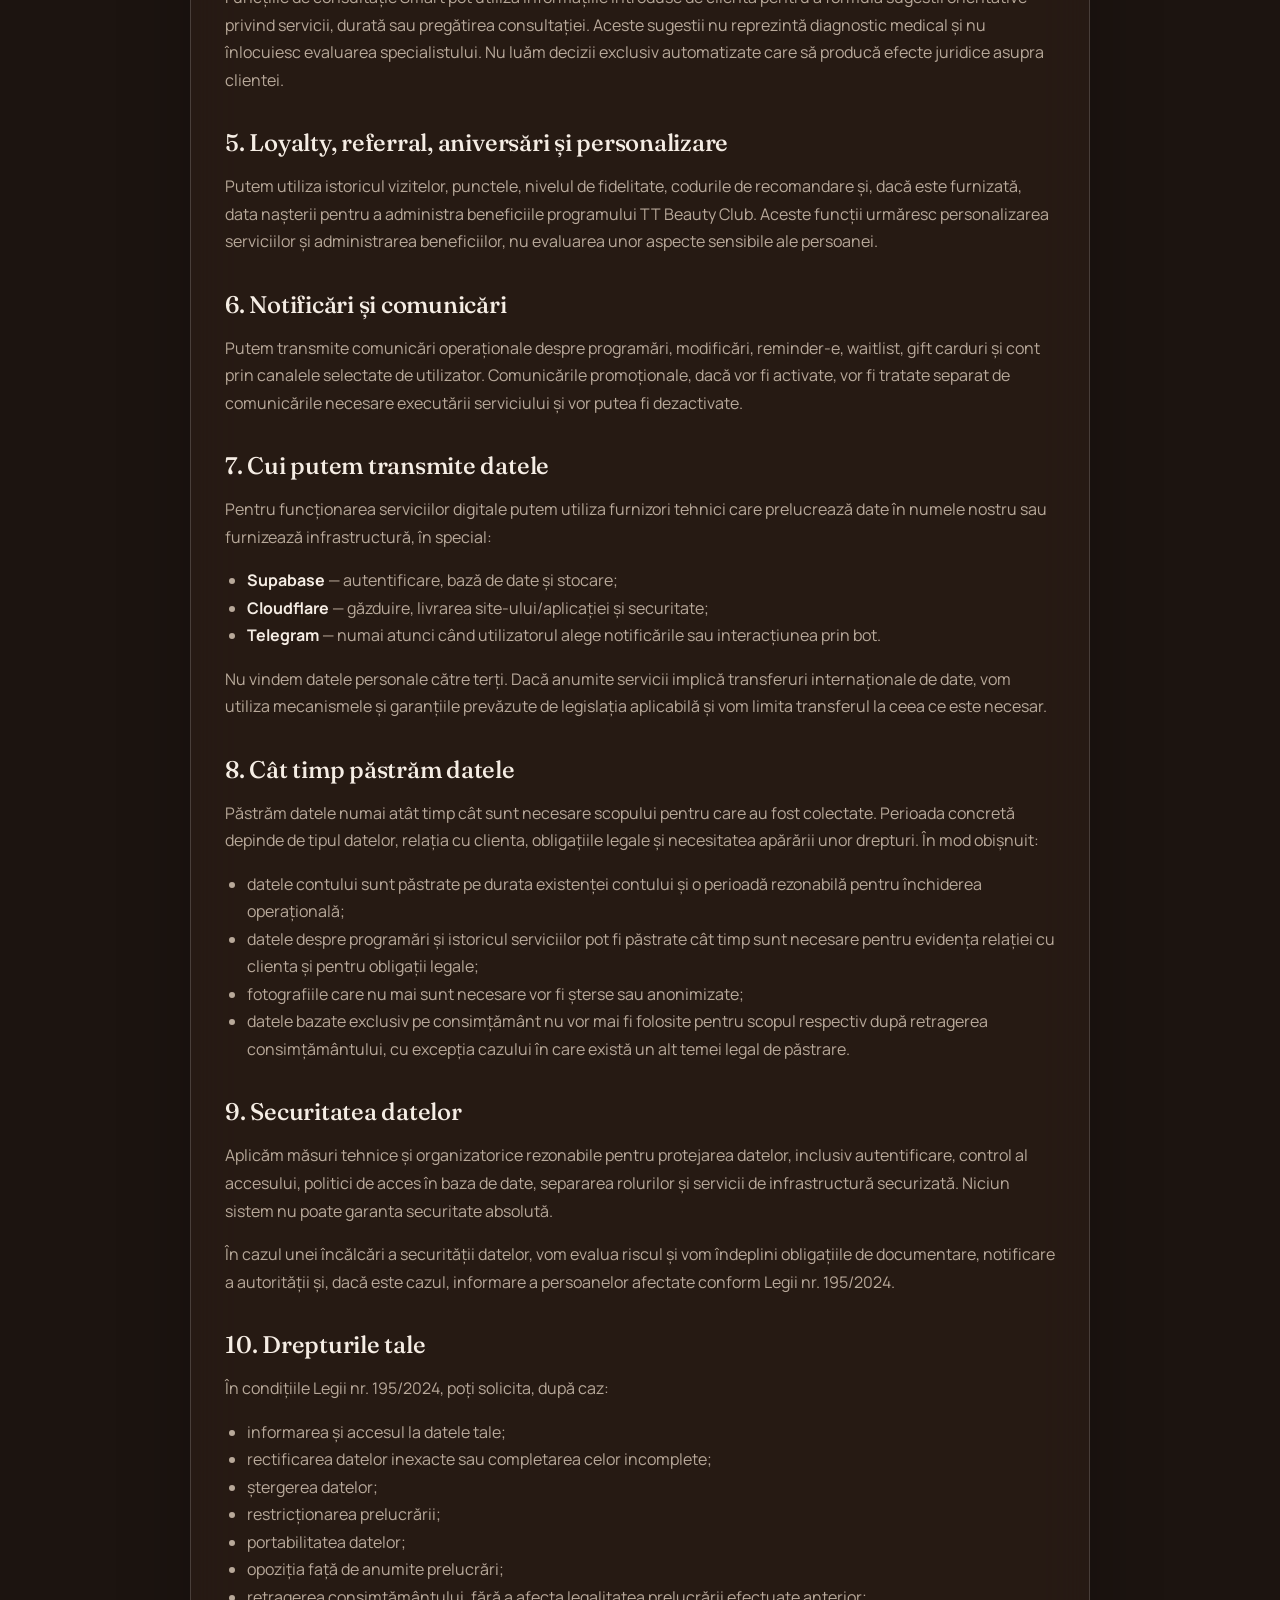
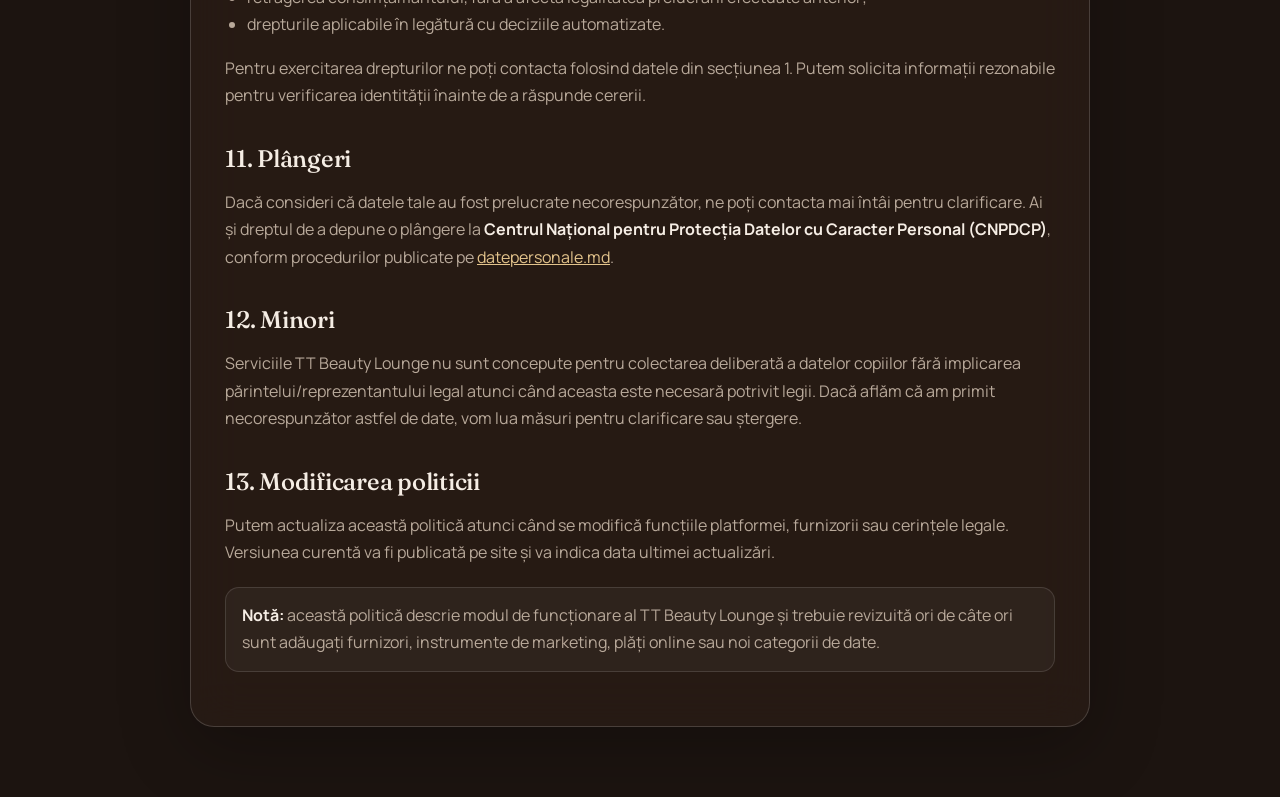
<file: politica-confidentialitate.html>
<!DOCTYPE html>
<html lang="ro">
<head>
<meta charset="UTF-8">
<meta name="viewport" content="width=device-width, initial-scale=1.0">
<title>Politica de confidențialitate — TT Beauty Lounge</title>
<link rel="preconnect" href="https://fonts.googleapis.com">
<link rel="preconnect" href="https://fonts.gstatic.com" crossorigin>
<link href="https://fonts.googleapis.com/css2?family=Fraunces:opsz,wght@9..144,400;9..144,500;9..144,600&family=Manrope:wght@400;500;600;700;800&display=swap" rel="stylesheet">
<link rel="stylesheet" href="css/styles.css?v=6">
<link rel="stylesheet" href="css/glass.css?v=1">
<style>
.privacy-page{min-height:100vh;padding:120px 0 70px;background:radial-gradient(60% 45% at 85% 5%,rgba(201,160,94,.14),transparent 60%),var(--bg)}
.privacy-card{max-width:900px;margin:auto;padding:34px;border:1px solid rgba(255,255,255,.16);border-radius:24px;background:rgba(44,32,25,.62);backdrop-filter:blur(24px) saturate(150%);-webkit-backdrop-filter:blur(24px) saturate(150%);box-shadow:0 20px 70px rgba(0,0,0,.26)}
.privacy-card h1{font-size:clamp(34px,5vw,54px);margin:8px 0 12px}.privacy-card h2{font-size:24px;margin:34px 0 12px}.privacy-card p,.privacy-card li{color:var(--muted);line-height:1.72}.privacy-card strong{color:var(--ivory)}.privacy-card a{color:var(--gold-light)}.privacy-meta{padding:14px 16px;border:1px solid rgba(255,255,255,.12);border-radius:14px;background:rgba(255,255,255,.04);margin:20px 0}.privacy-card ul{padding-left:22px}.privacy-back{display:inline-flex;margin-bottom:18px}
</style>
</head>
<body>
<main class="privacy-page">
<div class="wrap">
<a class="btn btn-ghost privacy-back" href="index.html">← Înapoi la TT Beauty Lounge</a>
<article class="privacy-card">
<p class="eyebrow">TT BEAUTY LOUNGE</p>
<h1>Politica de confidențialitate</h1>
<div class="privacy-meta"><strong>Ultima actualizare: 1 septembrie 2026</strong><br>Prezenta politică este redactată având în vedere Legea Republicii Moldova nr. 195/2024 privind protecția datelor cu caracter personal, în vigoare din 23 august 2026.</div>

<h2>1. Cine este operatorul datelor</h2>
<p>Operatorul datelor cu caracter personal prelucrate prin site-ul și aplicația TT Beauty Lounge este <strong>TT Beauty Lounge / Tataru Tatiana</strong>, cu activitate în mun. Chișinău, str. Columna 59. Pentru întrebări privind datele personale ne poți contacta la <strong>060315799</strong> sau prin canalele oficiale afișate pe site și în aplicație.</p>

<h2>2. Ce date putem prelucra</h2>
<p>În funcție de funcțiile pe care le folosești, putem prelucra:</p>
<ul>
<li>date de identificare și contact: nume, prenume, telefon, email;</li>
<li>date de autentificare și cont, inclusiv identificatori tehnici ai contului;</li>
<li>date despre programări: serviciu, dată, oră, durată, specialist, preț estimat/final, statutul vizitei și observații;</li>
<li>fotografii ale părului încărcate pentru evaluarea serviciului și fotografii before/after, dacă sunt adăugate în profil;</li>
<li>informații despre istoricul serviciilor, formule de culoare, produse, tehnici și note profesionale;</li>
<li>informații introduse în consultații Beauty, moodboard și preferințe de stil;</li>
<li>data nașterii, dacă o furnizezi, pentru funcții de profil și beneficii aniversare;</li>
<li>date aferente programului Loyalty/VIP, punctelor, referral-urilor, gift cardurilor și listei de așteptare;</li>
<li>preferințe privind notificările prin email, Telegram sau push;</li>
<li>date tehnice strict necesare funcționării și securității aplicației, precum identificatori de sesiune, loguri tehnice și informații despre dispozitiv/browser.</li>
</ul>

<h2>3. Scopurile și temeiurile prelucrării</h2>
<p>Prelucrăm datele numai pentru scopuri determinate și în baza unui temei juridic adecvat, inclusiv:</p>
<ul>
<li><strong>executarea sau pregătirea unui serviciu solicitat</strong> — creare cont, programare, confirmare, reprogramare, anulare, estimare de preț, păstrarea istoricului necesar prestației;</li>
<li><strong>obligații legale</strong> — atunci când păstrarea sau furnizarea anumitor informații este cerută de legislația aplicabilă;</li>
<li><strong>interes legitim</strong> — securitatea platformei, prevenirea abuzurilor, organizarea activității salonului, evidența relației cu clienta și îmbunătățirea serviciilor, cu respectarea drepturilor persoanei vizate;</li>
<li><strong>consimțământ</strong> — pentru activități opționale care îl necesită, de exemplu comunicări promoționale sau publicarea unei fotografii before/after în scop de promovare. Consimțământul poate fi retras oricând pentru viitor.</li>
</ul>
<p>O fotografie încărcată doar pentru estimarea sau executarea serviciului nu este publicată automat. Publicarea în portofoliu, social media sau materiale promoționale necesită o decizie separată și, atunci când este necesar, consimțământ distinct.</p>

<h2>4. Funcțiile Smart / AI</h2>
<p>Funcțiile de consultație Smart pot utiliza informațiile introduse de clientă pentru a formula sugestii orientative privind servicii, durată sau pregătirea consultației. Aceste sugestii nu reprezintă diagnostic medical și nu înlocuiesc evaluarea specialistului. Nu luăm decizii exclusiv automatizate care să producă efecte juridice asupra clientei.</p>

<h2>5. Loyalty, referral, aniversări și personalizare</h2>
<p>Putem utiliza istoricul vizitelor, punctele, nivelul de fidelitate, codurile de recomandare și, dacă este furnizată, data nașterii pentru a administra beneficiile programului TT Beauty Club. Aceste funcții urmăresc personalizarea serviciilor și administrarea beneficiilor, nu evaluarea unor aspecte sensibile ale persoanei.</p>

<h2>6. Notificări și comunicări</h2>
<p>Putem transmite comunicări operaționale despre programări, modificări, reminder-e, waitlist, gift carduri și cont prin canalele selectate de utilizator. Comunicările promoționale, dacă vor fi activate, vor fi tratate separat de comunicările necesare executării serviciului și vor putea fi dezactivate.</p>

<h2>7. Cui putem transmite datele</h2>
<p>Pentru funcționarea serviciilor digitale putem utiliza furnizori tehnici care prelucrează date în numele nostru sau furnizează infrastructură, în special:</p>
<ul>
<li><strong>Supabase</strong> — autentificare, bază de date și stocare;</li>
<li><strong>Cloudflare</strong> — găzduire, livrarea site-ului/aplicației și securitate;</li>
<li><strong>Telegram</strong> — numai atunci când utilizatorul alege notificările sau interacțiunea prin bot.</li>
</ul>
<p>Nu vindem datele personale către terți. Dacă anumite servicii implică transferuri internaționale de date, vom utiliza mecanismele și garanțiile prevăzute de legislația aplicabilă și vom limita transferul la ceea ce este necesar.</p>

<h2>8. Cât timp păstrăm datele</h2>
<p>Păstrăm datele numai atât timp cât sunt necesare scopului pentru care au fost colectate. Perioada concretă depinde de tipul datelor, relația cu clienta, obligațiile legale și necesitatea apărării unor drepturi. În mod obișnuit:</p>
<ul>
<li>datele contului sunt păstrate pe durata existenței contului și o perioadă rezonabilă pentru închiderea operațională;</li>
<li>datele despre programări și istoricul serviciilor pot fi păstrate cât timp sunt necesare pentru evidența relației cu clienta și pentru obligații legale;</li>
<li>fotografiile care nu mai sunt necesare vor fi șterse sau anonimizate;</li>
<li>datele bazate exclusiv pe consimțământ nu vor mai fi folosite pentru scopul respectiv după retragerea consimțământului, cu excepția cazului în care există un alt temei legal de păstrare.</li>
</ul>

<h2>9. Securitatea datelor</h2>
<p>Aplicăm măsuri tehnice și organizatorice rezonabile pentru protejarea datelor, inclusiv autentificare, control al accesului, politici de acces în baza de date, separarea rolurilor și servicii de infrastructură securizată. Niciun sistem nu poate garanta securitate absolută.</p>
<p>În cazul unei încălcări a securității datelor, vom evalua riscul și vom îndeplini obligațiile de documentare, notificare a autorității și, dacă este cazul, informare a persoanelor afectate conform Legii nr. 195/2024.</p>

<h2>10. Drepturile tale</h2>
<p>În condițiile Legii nr. 195/2024, poți solicita, după caz:</p>
<ul>
<li>informarea și accesul la datele tale;</li>
<li>rectificarea datelor inexacte sau completarea celor incomplete;</li>
<li>ștergerea datelor;</li>
<li>restricționarea prelucrării;</li>
<li>portabilitatea datelor;</li>
<li>opoziția față de anumite prelucrări;</li>
<li>retragerea consimțământului, fără a afecta legalitatea prelucrării efectuate anterior;</li>
<li>drepturile aplicabile în legătură cu deciziile automatizate.</li>
</ul>
<p>Pentru exercitarea drepturilor ne poți contacta folosind datele din secțiunea 1. Putem solicita informații rezonabile pentru verificarea identității înainte de a răspunde cererii.</p>

<h2>11. Plângeri</h2>
<p>Dacă consideri că datele tale au fost prelucrate necorespunzător, ne poți contacta mai întâi pentru clarificare. Ai și dreptul de a depune o plângere la <strong>Centrul Național pentru Protecția Datelor cu Caracter Personal (CNPDCP)</strong>, conform procedurilor publicate pe <a href="https://datepersonale.md" target="_blank" rel="noopener">datepersonale.md</a>.</p>

<h2>12. Minori</h2>
<p>Serviciile TT Beauty Lounge nu sunt concepute pentru colectarea deliberată a datelor copiilor fără implicarea părintelui/reprezentantului legal atunci când aceasta este necesară potrivit legii. Dacă aflăm că am primit necorespunzător astfel de date, vom lua măsuri pentru clarificare sau ștergere.</p>

<h2>13. Modificarea politicii</h2>
<p>Putem actualiza această politică atunci când se modifică funcțiile platformei, furnizorii sau cerințele legale. Versiunea curentă va fi publicată pe site și va indica data ultimei actualizări.</p>

<p class="privacy-meta"><strong>Notă:</strong> această politică descrie modul de funcționare al TT Beauty Lounge și trebuie revizuită ori de câte ori sunt adăugați furnizori, instrumente de marketing, plăți online sau noi categorii de date.</p>
</article>
</div>
</main>
</body>
</html>
</file>
<file: css/styles.css>
:root{
    --bg: #1c1410;
    --bg-alt: #241a15;
    --surface: #2c2019;
    --surface-2: #33251c;
    --line: #4a382c;
    --gold: #c9a66b;
    --gold-light: #e3c48c;
    --rose: #d89c96;
    --ivory: #f5ede4;
    --muted: #b8a99a;
    --muted-2: #8a7566;
  }
  *{ box-sizing: border-box; }
  html{ scroll-behavior: smooth; }
  body{
    margin:0;
    background: var(--bg);
    color: var(--ivory);
    font-family: 'Manrope', sans-serif;
    -webkit-font-smoothing: antialiased;
  }
  h1, h2, h3, .display{
    font-family: 'Fraunces', serif;
    font-weight: 500;
    letter-spacing: -0.01em;
    margin: 0;
  }
  a{ color: inherit; }
  img{ max-width:100%; display:block; }
  .wrap{ max-width: 1140px; margin: 0 auto; padding: 0 24px; }
  .eyebrow{
    font-family:'Manrope', sans-serif;
    text-transform: uppercase;
    letter-spacing: 0.18em;
    font-size: 12px;
    font-weight: 700;
    color: var(--gold-light);
  }
  section{ position: relative; }

  /* ---------- NAV ---------- */
  header{
    position: fixed;
    top:0; left:0; right:0;
    z-index: 50;
    background: linear-gradient(to bottom, rgba(28,20,16,0.92), rgba(28,20,16,0));
    padding: 18px 0 30px;
    transition: background .3s ease;
  }
  header .wrap{ display:flex; align-items:center; justify-content:space-between; }
  .logo{ display:block; width:52px; line-height:0; }
  .logo img,
  .logo video{
    display:block;
    width:100%;
    aspect-ratio:1;
    object-fit:cover;
    border-radius:50%;
    background:#050505;
  }
  nav ul{ list-style:none; display:flex; gap: 32px; margin:0; padding:0; }
  nav a{
    text-decoration:none; font-size: 14px; font-weight:600; color: var(--muted);
    letter-spacing: 0.03em;
    transition: color .2s;
  }
  nav a:hover, nav a:focus-visible{ color: var(--ivory); }
  .nav-toggle{ display:none; background:none; border:1px solid var(--line); color:var(--ivory); border-radius: 8px; padding: 8px 10px; font-size: 20px; line-height:1; }

  /* ---------- HERO ---------- */
  .hero{
    min-height: 100svh;
    display:flex;
    align-items:center;
    padding-top: 110px;
    overflow:hidden;
    background:
      radial-gradient(60% 50% at 85% 15%, rgba(201,160,94,0.16), transparent 60%),
      radial-gradient(50% 40% at 10% 90%, rgba(216,156,150,0.10), transparent 60%),
      var(--bg);
  }
  .hero .wrap{ display:grid; grid-template-columns: 1.1fr 0.9fr; gap: 48px; align-items:center; }
  .hero h1{
    font-size: clamp(42px, 6vw, 76px);
    line-height: 0.98;
    color: var(--ivory);
  }
  .hero h1 em{ font-style: italic; color: var(--gold-light); }
  .hero p.lead{
    margin-top: 22px;
    font-size: 18px;
    line-height: 1.6;
    color: var(--muted);
    max-width: 46ch;
  }
  .cta-row{ display:flex; gap:14px; margin-top: 34px; flex-wrap: wrap; }
  .btn{
    display:inline-flex; align-items:center; gap:8px;
    padding: 14px 26px;
    border-radius: 999px;
    font-weight: 700;
    font-size: 14px;
    letter-spacing: 0.02em;
    text-decoration:none;
    border: 1px solid transparent;
    cursor:pointer;
    transition: transform .18s ease, background .2s ease, border-color .2s ease;
  }
  .btn:active{ transform: scale(0.97); }
  .btn-primary{ background: var(--gold); color: #241a15; }
  .btn-primary:hover{ background: var(--gold-light); }
  .btn-ghost{ background: transparent; color: var(--ivory); border-color: var(--line); }
  .btn-ghost:hover{ border-color: var(--gold); color: var(--gold-light); }
  .btn:focus-visible{ outline: 2px solid var(--gold-light); outline-offset: 3px; }

  .hero-visual{ position:relative; aspect-ratio: 4/5; }
  .strand-frame{
    position:absolute; inset:0;
    border-radius: 18px;
    background: linear-gradient(160deg, var(--surface-2), var(--surface));
    border: 1px solid var(--line);
    overflow:hidden;
  }
  .strand-frame img,
  .strand-frame > video{ width:100%; height:100%; object-fit:cover; }
  .strand-frame > video{ display:block; background:#050505; }
  .strand-frame .tag{
    position:absolute; bottom: 22px; left: 22px; right: 22px;
    font-size: 13px; color: var(--ivory);
    font-weight:600;
    padding: 10px 12px;
    border-radius: 8px;
    background: rgba(28,20,16,0.72);
  }

  /* signature flowing strand svg */
  .strand-divider{ width:100%; display:block; line-height:0; }
  .strand-divider svg{ width:100%; height:auto; display:block; }
  .strand-path{
    stroke-dasharray: 12 10;
    animation: flow 26s linear infinite;
  }
  @keyframes flow{ to{ stroke-dashoffset: -880; } }
  @media (prefers-reduced-motion: reduce){
    .strand-path{ animation: none; }
    html{ scroll-behavior:auto; }
  }

  /* ---------- SECTION HEADINGS ---------- */
  .sect{ padding: 110px 0; }
  .sect-head{ max-width: 640px; margin-bottom: 56px; }
  .sect-head h2{ font-size: clamp(30px, 4vw, 46px); margin-top: 10px; color: var(--ivory); }
  .sect-head p{ color: var(--muted); font-size: 16px; line-height:1.6; margin-top: 14px; }
  .sect-alt{ background: var(--bg-alt); }

  /* ---------- ABOUT ---------- */
  .about-grid{ display:grid; grid-template-columns: 0.9fr 1.1fr; gap: 60px; align-items:center; }
  .about-swatch{
    aspect-ratio: 1/1;
    border-radius: 18px;
    position:relative;
    overflow:hidden;
    border: 1px solid var(--line);
  }
  .about-swatch img{ width:100%; height:100%; object-fit:cover; object-position:center top; }
  .about-text p{ color: var(--muted); line-height: 1.75; font-size: 16px; margin: 0 0 16px; }
  .about-text p:last-child{ margin-bottom:0; }
  .about-text strong{ color: var(--ivory); }
  .about-text .owner-name{ color:var(--gold-light); font-weight:700; font-size:14px; letter-spacing:0.03em; }

  /* ---------- SERVICES ---------- */
  .services-grid{ display:grid; grid-template-columns: repeat(3, 1fr); gap: 2px; background: var(--line); border: 1px solid var(--line); border-radius: 16px; overflow:hidden; }
  .svc-card{ background: var(--bg); padding: 34px 28px; transition: background .25s ease; }
  .svc-card:hover{ background: var(--surface); }
  .svc-image{ width:100%; height:145px; display:block; object-fit:cover; border-radius:10px; margin:0 0 20px; }
  .svc-num{ font-family:'Fraunces', serif; font-style: italic; color: var(--gold); font-size: 14px; }
  .svc-card h3{ font-size: 20px; margin-top: 14px; color: var(--ivory); }
  .svc-card p{ color: var(--muted); font-size: 14.5px; line-height:1.6; margin-top: 10px; }

  /* ---------- GALLERY ---------- */
  .gallery-grid{ display:grid; grid-template-columns: repeat(4, 1fr); gap: 14px; }
  .gallery-grid .g-item{
    aspect-ratio: 3/4;
    border-radius: 14px;
    border: 1px solid var(--line);
    display:flex; align-items:flex-end;
    position:relative;
    overflow:hidden;
    margin:0;
    font-size: 13px;
    font-weight: 600;
    color: var(--muted-2);
  }
  .gallery-grid .g-item:nth-child(1){ grid-row: span 2; aspect-ratio: 3/5.2; }
  .gallery-grid .g-item img, .gallery-grid .g-item video{ position:absolute; inset:0; width:100%; height:100%; object-fit:cover; transition:transform .4s ease; }
  .gallery-grid .g-item:hover img, .gallery-grid .g-item:hover video{ transform:scale(1.05); }
  .gallery-grid .g-item::after{ content:""; position:absolute; inset:0; pointer-events:none; background:linear-gradient(transparent 40%,rgba(20,12,8,.8)); }
  .gallery-grid figcaption{ position:relative; z-index:1; padding:16px; color:var(--ivory); }

  /* ---------- REVIEWS ---------- */
  .reviews-layout{ display:grid; grid-template-columns: 1.15fr 0.85fr; gap: 60px; align-items:flex-start; }
  .review-card{
    background: var(--surface);
    border: 1px solid var(--line);
    border-radius: 16px;
    padding: 26px 28px;
    margin-bottom: 16px;
  }
  .review-card .stars{ color: var(--gold-light); letter-spacing: 3px; font-size: 14px; }
  .review-card p{ color: var(--ivory); font-size: 15.5px; line-height: 1.65; margin: 12px 0 14px; }
  .review-card .who{ font-size: 13px; color: var(--muted-2); font-weight:700; text-transform: uppercase; letter-spacing: 0.05em; }

  .review-form{
    background: var(--surface);
    border: 1px solid var(--line);
    border-radius: 16px;
    padding: 30px;
    position: sticky;
    top: 110px;
  }
  .review-form h3{ font-size: 20px; color: var(--ivory); }
  .field{ margin-top: 16px; }
  .field label{ display:block; font-size: 13px; font-weight:700; color: var(--muted); margin-bottom: 7px; letter-spacing:0.02em; }
  .field input, .field select, .field textarea{
    width:100%;
    background: var(--bg-alt);
    border: 1px solid var(--line);
    border-radius: 10px;
    padding: 12px 14px;
    color: var(--ivory);
    font-family: inherit;
    font-size: 14.5px;
  }
  .field textarea{ resize: vertical; min-height: 90px; }
  .field input:focus-visible, .field select:focus-visible, .field textarea:focus-visible{
    outline: 2px solid var(--gold-light); outline-offset: 1px; border-color: var(--gold);
  }
  .star-picker{ display:flex; gap:6px; margin-top: 6px; }
  .star-picker button{
    background:none; border:none; font-size: 22px; color: var(--line); cursor:pointer; padding:0;
    transition: color .15s;
  }
  .star-picker button.active, .star-picker button:hover{ color: var(--gold-light); }
  .form-msg{ margin-top: 14px; font-size: 13.5px; color: var(--gold-light); min-height: 18px; }
  .honeypot{ position:absolute; overflow:hidden; clip:rect(0 0 0 0); height:1px; width:1px; margin:-1px; padding:0; border:0; }

  /* ---------- BOOKING ---------- */
  .booking-grid{ display:grid; grid-template-columns: 0.85fr 1.15fr; gap: 60px; }
  .steps{ display:flex; flex-direction: column; gap: 26px; }
  .step{ display:flex; gap: 16px; }
  .step-num{ font-family:'Fraunces', serif; font-style:italic; font-size: 26px; color: var(--gold); flex-shrink:0; width: 40px; }
  .step h4{ font-size: 16px; color: var(--ivory); font-weight:700; margin:0 0 6px; }
  .step p{ font-size: 14px; color: var(--muted); margin:0; line-height:1.55; }

  .booking-form{ background: var(--surface); border:1px solid var(--line); border-radius: 18px; padding: 36px; }
  .booking-account-column{ display:grid; gap:18px; }
  .client-auth-card{ background:var(--surface); border:1px solid var(--line); border-radius:18px; padding:26px 30px; }
  .client-auth-card h3{ color:var(--ivory); margin:0 0 6px; font-size:22px; }
  .client-auth-card h4{ color:var(--ivory); margin:22px 0 10px; }
  .client-auth-card p{ color:var(--muted); font-size:14px; }
  .auth-tabs{ display:flex; gap:8px; margin:18px 0; }
  .auth-tabs button{ flex:1; padding:10px; border:1px solid var(--line); border-radius:10px; background:transparent; color:var(--muted); font-weight:700; cursor:pointer; }
  .auth-tabs button.active{ background:var(--gold); color:var(--bg); border-color:var(--gold); }
  .client-auth-card .btn-primary{ width:100%; justify-content:center; }
  .account-head{ display:flex; justify-content:space-between; align-items:center; gap:16px; }
  .account-head strong,.account-head span{ display:block; }
  .account-head span{ color:var(--muted); margin-top:4px; font-size:13px; }
  .site-notification-form{ margin-top:20px; padding:16px; border:1px solid var(--line); border-radius:12px; }
  .site-notification-form fieldset{ display:flex; gap:18px; flex-wrap:wrap; padding:0; margin:0 0 14px; border:0; color:var(--ivory); }
  .site-notification-form legend{ width:100%; margin-bottom:9px; color:var(--gold-light); font-weight:700; }
  .site-notification-form label{ display:flex; align-items:center; gap:7px; cursor:pointer; }
  .site-notification-form input{ width:auto; accent-color:var(--gold); }
  .site-notification-form .btn{ padding:9px 14px; }
  .client-booking{ padding:13px 15px; margin-top:8px; border:1px solid var(--line); border-radius:12px; color:var(--muted); font-size:13px; }
  .client-booking strong{ color:var(--ivory); }
  .hidden{ display:none!important; }
  .form-row{ display:grid; grid-template-columns: 1fr 1fr; gap: 16px; }
  .booking-form .btn{ width:100%; justify-content:center; margin-top: 22px; }
  .field-help{ display:block; margin-top:7px; color:var(--muted-2); font-size:12px; line-height:1.45; }
  input[type="file"]{ padding:10px; }
  input[type="file"]::file-selector-button{ margin-right:10px; padding:8px 11px; border:1px solid var(--line); border-radius:8px; background:var(--bg); color:var(--ivory); cursor:pointer; }
  .success-box{
    display:none;
    margin-top: 20px;
    padding: 16px 18px;
    border-radius: 12px;
    background: rgba(201,160,94,0.12);
    border: 1px solid var(--gold);
    color: var(--gold-light);
    font-size: 14.5px;
  }
  .success-box.show{ display:block; }
  .success-box a{ color:var(--gold-light); font-weight:700; }
  .privacy-consent{ display:flex; align-items:flex-start; gap:11px; margin-top:20px; color:var(--muted); font-size:13px; line-height:1.55; cursor:pointer; }
  .privacy-consent input{ width:18px; height:18px; margin:2px 0 0; flex:0 0 auto; accent-color:var(--gold); }
  .privacy-consent a{ color:var(--gold-light); font-weight:700; }
  .privacy-consent a:hover{ color:var(--ivory); }

  /* ---------- FOOTER ---------- */
  footer{ background: var(--bg-alt); border-top: 1px solid var(--line); padding: 70px 0 34px; }
  .footer-grid{ display:grid; grid-template-columns: 1.3fr 1fr 1fr; gap: 48px; }
  .footer-grid h4{ font-size: 13px; text-transform:uppercase; letter-spacing:0.1em; color: var(--gold-light); margin: 0 0 16px; }
  .footer-grid p, .footer-grid a{ color: var(--muted); font-size: 14.5px; line-height:1.9; text-decoration:none; }
  .footer-grid a:hover{ color: var(--ivory); }
  .footer-bottom{ margin-top: 60px; padding-top: 24px; border-top: 1px solid var(--line); display:flex; justify-content:space-between; flex-wrap:wrap; gap: 12px; font-size: 13px; color: var(--muted-2); }
  .placeholder-note{ color: var(--rose); font-style: italic; }

  .site-language{ display:flex; gap:4px; padding:4px; border:1px solid var(--line); border-radius:999px; background:rgba(25,17,13,.8); }
  .site-language button{ border:0; border-radius:999px; padding:8px 10px; min-width:42px; background:transparent; color:var(--muted); font:700 12px 'Manrope',sans-serif; cursor:pointer; }
  .site-language button.active{ background:var(--gold); color:var(--bg); }

  /* ---------- RESPONSIVE ---------- */
  @media (max-width: 900px){
    nav ul{ display:none; }
    .nav-toggle{ display:inline-block; }
    .hero .wrap{ grid-template-columns: 1fr; }
    .hero-visual{ order:-1; aspect-ratio: 16/10; }
    .about-grid{ grid-template-columns: 1fr; }
    .services-grid{ grid-template-columns: 1fr 1fr; }
    .gallery-grid{ grid-template-columns: 1fr 1fr; }
    .gallery-grid .g-item:nth-child(1){ grid-row: span 1; aspect-ratio: 3/4; }
    .reviews-layout{ grid-template-columns: 1fr; }
    .review-form{ position: static; }
    .booking-grid{ grid-template-columns: 1fr; }
    .form-row{ grid-template-columns: 1fr; }
    .footer-grid{ grid-template-columns: 1fr; }
    header .wrap{ gap:10px; }
    header .btn{ display:none; }
    .site-language{ margin-left:auto; }
  }
  @media (max-width: 560px){
    .services-grid{ grid-template-columns: 1fr; }
  }

.service-group-title{font-family:'Fraunces',serif;font-size:28px;color:var(--gold-light);margin:34px 0 16px}.service-group-title:first-of-type{margin-top:0}.svc-meta{margin-top:14px!important;color:var(--gold-light)!important}.svc-meta strong{color:var(--ivory)}

/* ---------- SOCIAL LINKS ---------- */
.social-links{display:flex;align-items:center;gap:8px}
.social-icon{
  width:38px;height:38px;display:inline-flex;align-items:center;justify-content:center;
  border:1px solid var(--line);border-radius:999px;background:rgba(28,20,16,.66);
  color:var(--gold-light);text-decoration:none;transition:transform .18s ease,border-color .2s ease,background .2s ease,color .2s ease
}
.social-icon svg{width:18px;height:18px;fill:currentColor}
.social-icon:hover,.social-icon:focus-visible{transform:translateY(-2px);border-color:var(--gold);background:var(--surface);color:var(--ivory)}
.social-icon:focus-visible{outline:2px solid var(--gold-light);outline-offset:2px}
.location-tag{text-decoration:none;color:var(--ivory)}
.location-tag:hover{color:var(--gold-light)}
.footer-social-title{margin:18px 0 10px;color:var(--gold-light);font-size:12px;font-weight:800;text-transform:uppercase;letter-spacing:.12em}
footer .social-links{margin-top:4px}
footer .social-icon{background:var(--bg);width:42px;height:42px}
@media(max-width:900px){
  header .social-links{display:none}
}
</file>
<file: css/logo-anim.css>
/* ============================================
   TT Beauty Lounge — Logo Animation (Opțiunea B)
   Rotație 3D pe axa Y + shine sincronizat
   ============================================ */

.tt-logo-anim {
  position: relative;
  display: inline-block;
  width: 52px;
  height: 52px;
  border-radius: 50%;
  background: #050505;
  box-shadow: 0 10px 30px rgba(0,0,0,.30), 0 0 0 1px rgba(255,255,255,.12);
  perspective: 800px;
  perspective-origin: 50% 50%;
  isolation: isolate;
}

.tt-logo-anim img {
  display: block;
  width: 100%;
  height: 100%;
  object-fit: cover;
  border-radius: 50%;
  backface-visibility: visible;
  transform-style: preserve-3d;
  animation: tt-logo-rotate-3d 8s cubic-bezier(.45,.05,.55,.95) infinite;
  will-change: transform;
}

@keyframes tt-logo-rotate-3d {
  0%    { transform: rotateY(0deg) scale(1); }
  35%   { transform: rotateY(360deg) scale(1.02); }
  40%   { transform: rotateY(360deg) scale(1); }
  75%   { transform: rotateY(720deg) scale(1.02); }
  80%   { transform: rotateY(720deg) scale(1); }
  100%  { transform: rotateY(720deg) scale(1); }
}

.tt-logo-anim::after {
  content: "";
  position: absolute;
  inset: 0;
  border-radius: 50%;
  background: radial-gradient(
    circle at 50% 50%,
    rgba(227,196,140,0) 40%,
    rgba(227,196,140,.45) 70%,
    rgba(227,196,140,0) 85%
  );
  opacity: 0;
  pointer-events: none;
  animation: tt-logo-flash 8s ease-in-out infinite;
  z-index: 2;
}

@keyframes tt-logo-flash {
  0%, 30%   { opacity: 0; }
  38%       { opacity: 1; }
  45%, 70%  { opacity: 0; }
  78%       { opacity: 1; }
  85%, 100% { opacity: 0; }
}

.tt-logo-anim.tt-logo-lg {
  width: 100%;
  height: 100%;
  border-radius: 18px;
  background: linear-gradient(160deg, var(--surface-2, #33251c), var(--surface, #2c2019));
  box-shadow: none;
  perspective: 1400px;
}

.tt-logo-anim.tt-logo-lg img {
  border-radius: 18px;
  object-fit: contain;
  padding: 18%;
}

.tt-logo-anim.tt-logo-lg::after {
  border-radius: 18px;
  background: linear-gradient(
    135deg,
    rgba(227,196,140,0) 30%,
    rgba(227,196,140,.28) 50%,
    rgba(227,196,140,0) 70%
  );
}

.tt-logo-anim.tt-logo-sm {
  width: 52px;
  height: 52px;
}

@media (prefers-reduced-motion: reduce) {
  .tt-logo-anim img,
  .tt-logo-anim::after {
    animation: none !important;
  }
}

@media (max-width: 760px) {
  .tt-logo-anim img {
    animation-duration: 10s;
  }
}
</file>
<file: css/logo-refresh.css>
/* TT Beauty Lounge logo refresh */
.logo img.tt-main-logo{
  display:block;
  width:100%;
  height:100%;
  object-fit:contain;
  border-radius:50%;
  filter:drop-shadow(0 8px 18px rgba(36,26,21,.22));
  transition:transform .3s ease,filter .3s ease;
}
.logo:hover img.tt-main-logo{transform:scale(1.04);filter:drop-shadow(0 12px 24px rgba(36,26,21,.28))}
.hero-logo-image{
  display:block;
  width:min(520px,92vw);
  max-width:100%;
  aspect-ratio:1;
  object-fit:cover;
  border-radius:50%;
  margin:auto;
  box-shadow:0 28px 70px rgba(36,26,21,.28),0 0 0 1px rgba(201,160,94,.35);
  animation:ttLogoFloat 5.5s ease-in-out infinite;
}
@keyframes ttLogoFloat{0%,100%{transform:translateY(0) scale(1)}50%{transform:translateY(-8px) scale(1.012)}}
@media(max-width:700px){.hero-logo-image{width:min(390px,88vw)}}
@media(prefers-reduced-motion:reduce){.hero-logo-image{animation:none}}
</file>
<file: css/hero-wow.css>
/* TT Beauty Lounge — premium hero experience */
.hero{
  position:relative;
  overflow:hidden;
  isolation:isolate;
}
.hero::before{
  content:"";
  position:absolute;
  inset:-20% -10% auto 45%;
  height:70%;
  background:radial-gradient(circle,rgba(201,166,107,.13),transparent 66%);
  filter:blur(20px);
  pointer-events:none;
  z-index:-1;
}
.hero .wrap{
  align-items:center;
}
.hero-copy{
  position:relative;
  z-index:2;
}
.hero-copy .hero-personal-badge{
  display:inline-flex;
  align-items:center;
  gap:8px;
  margin:0 0 16px;
  padding:8px 12px;
  border:1px solid rgba(201,166,107,.24);
  border-radius:999px;
  background:rgba(55,37,29,.32);
  color:var(--gold-light);
  font-size:11px;
  font-weight:800;
  letter-spacing:.1em;
  text-transform:uppercase;
  -webkit-backdrop-filter:blur(14px);
  backdrop-filter:blur(14px);
  box-shadow:inset 0 1px 0 rgba(255,255,255,.05);
}
.hero-copy .hero-personal-badge::before{
  content:"";
  width:6px;
  height:6px;
  border-radius:50%;
  background:var(--gold-light);
  box-shadow:0 0 14px rgba(201,166,107,.85);
}
.hero-copy .cta-row .btn-primary{
  position:relative;
  overflow:hidden;
  isolation:isolate;
  box-shadow:0 14px 36px rgba(201,166,107,.12);
}
.hero-copy .cta-row .btn-primary::after{
  content:"";
  position:absolute;
  inset:-60% auto -60% -45%;
  width:30%;
  transform:rotate(18deg);
  background:linear-gradient(90deg,transparent,rgba(255,255,255,.55),transparent);
  animation:heroBtnShimmer 5.6s ease-in-out 1.8s infinite;
  pointer-events:none;
}
.hero-luxe-card{
  --rx:0deg;
  --ry:0deg;
  position:relative;
  min-height:520px;
  display:flex;
  flex-direction:column;
  align-items:center;
  justify-content:center;
  padding:34px 34px 26px;
  overflow:hidden;
  border:1px solid rgba(225,198,151,.25);
  border-radius:28px;
  background:
    radial-gradient(circle at 50% 34%,rgba(201,166,107,.16),transparent 31%),
    linear-gradient(145deg,rgba(62,42,32,.72),rgba(37,25,20,.74));
  -webkit-backdrop-filter:blur(24px) saturate(135%);
  backdrop-filter:blur(24px) saturate(135%);
  box-shadow:
    0 28px 70px rgba(0,0,0,.32),
    inset 0 1px 0 rgba(255,255,255,.08),
    inset 0 -1px 0 rgba(201,166,107,.05);
  transform:perspective(1000px) rotateX(var(--rx)) rotateY(var(--ry));
  transition:transform .18s ease-out,border-color .3s ease,box-shadow .3s ease;
  will-change:transform;
}
.hero-luxe-card:hover{
  border-color:rgba(225,198,151,.40);
  box-shadow:
    0 34px 80px rgba(0,0,0,.38),
    0 0 55px rgba(201,166,107,.07),
    inset 0 1px 0 rgba(255,255,255,.1);
}
.hero-luxe-card::before{
  content:"";
  position:absolute;
  inset:-35% auto -35% -35%;
  width:28%;
  background:linear-gradient(90deg,transparent,rgba(255,241,212,.14),transparent);
  transform:rotate(17deg);
  animation:heroGlassSweep 7.5s ease-in-out 1.4s infinite;
  pointer-events:none;
  z-index:5;
}
.hero-luxe-card::after{
  content:"";
  position:absolute;
  width:310px;
  height:310px;
  border-radius:50%;
  background:radial-gradient(circle,rgba(210,172,104,.18),rgba(210,172,104,.04) 48%,transparent 71%);
  filter:blur(9px);
  top:78px;
  left:50%;
  transform:translateX(-50%);
  pointer-events:none;
}
.hero-logo-stage{
  position:relative;
  z-index:3;
  width:min(320px,76%);
  aspect-ratio:1;
  display:grid;
  place-items:center;
  margin:12px auto 22px;
}
.hero-logo-stage::before,
.hero-logo-stage::after{
  content:"";
  position:absolute;
  border-radius:50%;
  pointer-events:none;
}
.hero-logo-stage::before{
  inset:-11%;
  border:1px solid rgba(217,184,128,.16);
  box-shadow:0 0 70px rgba(201,166,107,.09);
  animation:heroOrbitPulse 5s ease-in-out infinite;
}
.hero-logo-stage::after{
  inset:-3%;
  border:1px solid rgba(255,235,198,.12);
  background:radial-gradient(circle,rgba(201,166,107,.09),transparent 67%);
}
.hero-logo-medallion{
  position:relative;
  z-index:2;
  width:100%;
  aspect-ratio:1;
  display:grid;
  place-items:center;
  border-radius:50%;
  animation:heroLogoFloat 5.4s ease-in-out infinite;
  filter:drop-shadow(0 22px 28px rgba(0,0,0,.42)) drop-shadow(0 0 28px rgba(201,166,107,.13));
}
.hero-logo-medallion img{
  width:100%;
  height:100%;
  object-fit:cover;
  transform:scale(1.12);
  clip-path:circle(43.5% at 50% 50%);
  border-radius:50%;
  user-select:none;
  -webkit-user-drag:none;
}
.hero-badges{
  position:relative;
  z-index:4;
  display:flex;
  justify-content:center;
  flex-wrap:wrap;
  gap:9px;
  width:100%;
  margin-bottom:18px;
}
.hero-mini-badge{
  display:inline-flex;
  align-items:center;
  min-height:36px;
  padding:8px 12px;
  border:1px solid rgba(225,198,151,.17);
  border-radius:999px;
  background:rgba(28,18,14,.46);
  color:#ead8bd;
  font-size:11.5px;
  font-weight:700;
  letter-spacing:.01em;
  -webkit-backdrop-filter:blur(14px);
  backdrop-filter:blur(14px);
  box-shadow:inset 0 1px 0 rgba(255,255,255,.04);
}
.hero-location-pill{
  position:relative!important;
  inset:auto!important;
  z-index:4;
  width:min(100%,440px);
  display:flex!important;
  justify-content:center;
  align-items:center;
  min-height:44px;
  margin-top:auto;
  padding:10px 16px!important;
  border:1px solid rgba(225,198,151,.14)!important;
  border-radius:999px!important;
  background:rgba(63,40,31,.58)!important;
  -webkit-backdrop-filter:blur(18px);
  backdrop-filter:blur(18px);
  box-shadow:inset 0 1px 0 rgba(255,255,255,.04),0 12px 24px rgba(0,0,0,.14);
  font-size:12px!important;
}
.hero-hair{
  position:absolute;
  z-index:1;
  display:block;
  width:310px;
  height:155px;
  border-top:1px solid rgba(219,181,115,.22);
  border-radius:50%;
  opacity:.7;
  pointer-events:none;
  filter:drop-shadow(0 0 6px rgba(201,166,107,.08));
}
.hero-hair.h1{left:-65px;top:125px;transform:rotate(37deg);animation:heroHairA 8s ease-in-out infinite}
.hero-hair.h2{right:-92px;top:245px;transform:rotate(-42deg) scale(.82);animation:heroHairB 9.5s ease-in-out infinite}
.hero-hair.h3{left:36px;bottom:75px;transform:rotate(18deg) scale(.72);opacity:.42;animation:heroHairA 11s ease-in-out -2s infinite}
.hero-particle{
  position:absolute;
  z-index:2;
  width:4px;
  height:4px;
  border-radius:50%;
  background:#d9b473;
  box-shadow:0 0 14px rgba(217,180,115,.9);
  opacity:.55;
  pointer-events:none;
  animation:heroParticle 5.8s ease-in-out infinite;
}
.hero-particle.p1{top:16%;left:17%;animation-delay:.2s}
.hero-particle.p2{top:29%;right:16%;width:3px;height:3px;animation-delay:1.6s}
.hero-particle.p3{bottom:31%;left:13%;width:3px;height:3px;animation-delay:2.8s}
.hero-particle.p4{bottom:18%;right:20%;animation-delay:4s}
.hero-copy,
.hero-luxe-card{
  opacity:0;
}
.hero.hero-ready .hero-copy{
  animation:heroCopyIn .9s cubic-bezier(.2,.75,.25,1) forwards;
}
.hero.hero-ready .hero-luxe-card{
  animation:heroCardIn 1.05s .12s cubic-bezier(.18,.78,.24,1) forwards;
}
@keyframes heroCopyIn{
  from{opacity:0;transform:translate3d(-36px,10px,0);filter:blur(8px)}
  to{opacity:1;transform:none;filter:blur(0)}
}
@keyframes heroCardIn{
  from{opacity:0;transform:translate3d(48px,12px,0) scale(.975);filter:blur(10px)}
  to{opacity:1;transform:perspective(1000px) rotateX(var(--rx)) rotateY(var(--ry));filter:blur(0)}
}
@keyframes heroLogoFloat{
  0%,100%{transform:translateY(0) rotateZ(0deg)}
  50%{transform:translateY(-9px) rotateZ(.35deg)}
}
@keyframes heroOrbitPulse{
  0%,100%{transform:scale(1);opacity:.55}
  50%{transform:scale(1.025);opacity:.9}
}
@keyframes heroGlassSweep{
  0%,22%{left:-40%;opacity:0}
  35%{opacity:.7}
  58%{left:125%;opacity:0}
  100%{left:125%;opacity:0}
}
@keyframes heroBtnShimmer{
  0%,70%{left:-45%;opacity:0}
  78%{opacity:.7}
  92%{left:120%;opacity:0}
  100%{left:120%;opacity:0}
}
@keyframes heroHairA{
  0%,100%{translate:0 0;rotate:0deg}
  50%{translate:12px -5px;rotate:2deg}
}
@keyframes heroHairB{
  0%,100%{translate:0 0;rotate:0deg}
  50%{translate:-12px 7px;rotate:-2deg}
}
@keyframes heroParticle{
  0%,100%{opacity:.16;transform:translateY(5px) scale(.7)}
  50%{opacity:.9;transform:translateY(-10px) scale(1.2)}
}
@media(max-width:900px){
  .hero-luxe-card{
    min-height:430px;
    padding:24px 20px 20px;
  }
  .hero-logo-stage{width:min(260px,66%);margin-top:4px}
  .hero-badges{margin-bottom:13px}
  .hero-location-pill{font-size:11px!important}
}
@media(max-width:560px){
  .hero-luxe-card{
    min-height:385px;
    border-radius:24px;
    padding:20px 16px 16px;
  }
  .hero-logo-stage{width:min(230px,72%);margin-bottom:12px}
  .hero-mini-badge{font-size:10.5px;padding:7px 10px;min-height:32px}
  .hero-location-pill{min-height:40px;padding:9px 12px!important}
  .hero-copy .hero-personal-badge{font-size:9.5px;letter-spacing:.08em}
}
@media(pointer:coarse){
  .hero-luxe-card{transform:none!important}
}
@media(prefers-reduced-motion:reduce){
  .hero-copy,.hero-luxe-card{opacity:1!important;animation:none!important;filter:none!important;transform:none!important}
  .hero-logo-medallion,.hero-logo-stage::before,.hero-luxe-card::before,.hero-particle,.hero-hair,.hero-copy .cta-row .btn-primary::after{animation:none!important}
}
</file>
<file: css/gallery-wow.css>
/* TT Beauty Lounge — cinematic video gallery */
#galerie{
  position:relative;
  overflow:hidden;
}
#galerie::before{
  content:"";
  position:absolute;
  width:560px;
  height:560px;
  right:-180px;
  top:40px;
  border-radius:50%;
  background:radial-gradient(circle,rgba(201,166,107,.10),transparent 68%);
  filter:blur(22px);
  pointer-events:none;
}
#galerie .sect-head{
  position:relative;
  z-index:2;
  display:grid;
  grid-template-columns:minmax(0,1fr) minmax(240px,.6fr);
  align-items:end;
  gap:34px;
  margin-bottom:28px;
}
#galerie .sect-head .gallery-lead{
  max-width:46ch;
  margin:0 0 3px auto;
  color:var(--muted);
  font-size:14px;
  line-height:1.7;
}
.gallery-bento{
  position:relative;
  z-index:2;
  display:grid!important;
  grid-template-columns:1.18fr .88fr .88fr;
  grid-template-rows:repeat(2,minmax(255px,1fr));
  gap:15px;
}
.gallery-bento .g-item{
  position:relative!important;
  min-height:0;
  aspect-ratio:auto!important;
  overflow:hidden;
  margin:0;
  border:1px solid rgba(221,187,126,.20);
  border-radius:22px;
  background:
    radial-gradient(circle at 65% 25%,rgba(201,166,107,.10),transparent 28%),
    #21140f;
  box-shadow:
    0 18px 48px rgba(0,0,0,.22),
    inset 0 1px 0 rgba(255,255,255,.035);
  isolation:isolate;
  cursor:pointer;
  opacity:0;
  transform:translateY(22px) scale(.985);
  transition:
    opacity .7s ease,
    transform .7s cubic-bezier(.2,.78,.24,1),
    border-color .28s ease,
    box-shadow .28s ease;
}
.gallery-bento .g-item.is-visible{
  opacity:1;
  transform:none;
}
.gallery-bento .g-item:nth-child(1){grid-row:1 / span 2;grid-column:1}
.gallery-bento .g-item:nth-child(2){grid-column:2;grid-row:1}
.gallery-bento .g-item:nth-child(3){grid-column:3;grid-row:1}
.gallery-bento .g-item:nth-child(4){grid-column:2;grid-row:2}
.gallery-bento .g-item:nth-child(5){grid-column:3;grid-row:2}
.gallery-bento .g-item:nth-child(6){
  display:none;
}
.gallery-bento .g-item::before{
  content:"";
  position:absolute;
  inset:0;
  z-index:2;
  background:
    linear-gradient(180deg,rgba(12,7,5,.08) 18%,rgba(12,7,5,.15) 43%,rgba(12,7,5,.86) 100%);
  pointer-events:none;
}
.gallery-bento .g-item::after{
  content:"";
  position:absolute;
  z-index:4;
  inset:-60% auto -60% -45%;
  width:28%;
  transform:rotate(18deg);
  background:linear-gradient(90deg,transparent,rgba(255,238,204,.13),transparent);
  opacity:0;
  pointer-events:none;
}
.gallery-bento .g-item:hover::after{
  animation:gallerySweep 1.15s ease;
}
.gallery-bento .g-item:hover{
  border-color:rgba(221,187,126,.40);
  box-shadow:
    0 24px 60px rgba(0,0,0,.32),
    0 0 44px rgba(201,166,107,.06),
    inset 0 1px 0 rgba(255,255,255,.055);
  transform:translateY(-4px);
}
.gallery-bento .g-item video{
  position:absolute!important;
  inset:0;
  width:100%!important;
  height:100%!important;
  object-fit:cover;
  transform:scale(1.015);
  filter:saturate(.88) contrast(1.04) brightness(.83);
  transition:transform .75s cubic-bezier(.2,.7,.25,1),filter .5s ease!important;
}
.gallery-bento .g-item:hover video,
.gallery-bento .g-item.is-previewing video{
  transform:scale(1.065);
  filter:saturate(1.02) contrast(1.04) brightness(.93);
}
.gallery-card-top{
  position:absolute;
  z-index:5;
  top:14px;
  left:14px;
  right:14px;
  display:flex;
  justify-content:space-between;
  gap:10px;
  align-items:center;
}
.gallery-chip,
.gallery-index{
  display:inline-flex;
  align-items:center;
  min-height:30px;
  padding:6px 10px;
  border:1px solid rgba(241,215,155,.17);
  border-radius:999px;
  background:rgba(22,13,9,.48);
  color:#ead7b6;
  font-size:10px;
  font-weight:800;
  letter-spacing:.08em;
  text-transform:uppercase;
  -webkit-backdrop-filter:blur(12px);
  backdrop-filter:blur(12px);
}
.gallery-index{
  min-width:30px;
  justify-content:center;
  padding:6px 8px;
  letter-spacing:0;
  color:rgba(255,248,239,.72);
}
.gallery-card-bottom{
  position:absolute;
  z-index:5;
  left:18px;
  right:18px;
  bottom:17px;
  display:grid;
  grid-template-columns:1fr auto;
  align-items:end;
  gap:14px;
}
.gallery-card-bottom h3{
  margin:0;
  color:var(--ivory);
  font-family:'Fraunces',serif;
  font-weight:500;
  font-size:clamp(20px,2vw,27px);
  line-height:1.08;
}
.gallery-card-bottom p{
  margin:6px 0 0;
  color:rgba(245,231,215,.64);
  font-size:11px;
  line-height:1.45;
}
.gallery-play{
  display:grid;
  place-items:center;
  width:48px;
  height:48px;
  padding:0;
  border:1px solid rgba(241,215,155,.28);
  border-radius:50%;
  background:rgba(31,18,13,.48);
  color:var(--ivory);
  -webkit-backdrop-filter:blur(16px);
  backdrop-filter:blur(16px);
  box-shadow:0 12px 28px rgba(0,0,0,.22),inset 0 1px 0 rgba(255,255,255,.07);
  transition:transform .22s ease,background .22s ease,border-color .22s ease;
}
.gallery-play svg{
  width:17px;
  height:17px;
  fill:currentColor;
  margin-left:2px;
}
.g-item:hover .gallery-play{
  transform:scale(1.09);
  background:linear-gradient(135deg,rgba(183,109,115,.86),rgba(71,37,30,.9));
  border-color:rgba(255,238,204,.35);
}
.gallery-featured .gallery-card-bottom{
  left:22px;
  right:22px;
  bottom:22px;
}
.gallery-featured .gallery-card-bottom h3{
  font-size:clamp(29px,3vw,42px);
  max-width:10ch;
}
.gallery-featured .gallery-card-bottom p{
  font-size:12px;
  max-width:32ch;
}
.gallery-featured .gallery-play{
  width:58px;
  height:58px;
}
.gallery-more-row{
  position:relative;
  z-index:2;
  display:flex;
  justify-content:flex-end;
  margin-top:14px;
}
.gallery-more-btn{
  display:inline-flex;
  align-items:center;
  gap:9px;
  padding:10px 14px;
  border:1px solid rgba(201,166,107,.20);
  border-radius:999px;
  background:rgba(45,28,21,.42);
  color:var(--gold-light);
  font:700 11px 'Manrope',sans-serif;
  letter-spacing:.04em;
  cursor:pointer;
  -webkit-backdrop-filter:blur(14px);
  backdrop-filter:blur(14px);
  transition:.22s ease;
}
.gallery-more-btn:hover{transform:translateY(-2px);border-color:rgba(201,166,107,.42);background:rgba(65,39,29,.58)}
.gallery-bento.show-all{
  grid-template-rows:repeat(2,minmax(250px,1fr)) minmax(250px,1fr);
}
.gallery-bento.show-all .g-item:nth-child(6){
  display:block;
  grid-column:2 / span 2;
  grid-row:3;
}
.gallery-modal{
  position:fixed;
  inset:0;
  z-index:9999;
  display:none;
  place-items:center;
  padding:26px;
  background:rgba(11,6,4,.84);
  -webkit-backdrop-filter:blur(18px) saturate(115%);
  backdrop-filter:blur(18px) saturate(115%);
}
.gallery-modal.open{
  display:grid;
  animation:galleryModalIn .28s ease both;
}
.gallery-modal-shell{
  position:relative;
  width:min(1020px,94vw);
  max-height:90vh;
  padding:14px;
  border:1px solid rgba(229,194,132,.22);
  border-radius:24px;
  background:linear-gradient(145deg,rgba(55,35,27,.93),rgba(21,12,9,.96));
  box-shadow:0 38px 110px rgba(0,0,0,.55);
}
.gallery-modal video{
  display:block;
  width:100%;
  max-height:80vh;
  border-radius:16px;
  background:#0e0806;
}
.gallery-modal-close{
  position:absolute;
  top:-14px;
  right:-14px;
  z-index:3;
  display:grid;
  place-items:center;
  width:42px;
  height:42px;
  border:1px solid rgba(229,194,132,.25);
  border-radius:50%;
  background:#281711;
  color:var(--ivory);
  font-size:23px;
  line-height:1;
  cursor:pointer;
  box-shadow:0 10px 24px rgba(0,0,0,.32);
}
.gallery-modal-caption{
  display:flex;
  align-items:center;
  justify-content:space-between;
  gap:16px;
  padding:12px 4px 2px;
}
.gallery-modal-caption strong{
  color:var(--ivory);
  font-family:'Fraunces',serif;
  font-size:20px;
  font-weight:500;
}
.gallery-modal-caption span{
  color:var(--gold-light);
  font-size:11px;
  text-transform:uppercase;
  letter-spacing:.08em;
}
@keyframes gallerySweep{
  0%{left:-45%;opacity:0}
  20%{opacity:.75}
  100%{left:130%;opacity:0}
}
@keyframes galleryModalIn{
  from{opacity:0}
  to{opacity:1}
}
@media(max-width:980px){
  #galerie .sect-head{grid-template-columns:1fr;gap:10px}
  #galerie .sect-head .gallery-lead{margin:0}
  .gallery-bento{
    grid-template-columns:1.15fr .85fr;
    grid-template-rows:repeat(3,minmax(230px,1fr));
  }
  .gallery-bento .g-item:nth-child(1){grid-column:1;grid-row:1 / span 2}
  .gallery-bento .g-item:nth-child(2){grid-column:2;grid-row:1}
  .gallery-bento .g-item:nth-child(3){grid-column:2;grid-row:2}
  .gallery-bento .g-item:nth-child(4){grid-column:1;grid-row:3}
  .gallery-bento .g-item:nth-child(5){grid-column:2;grid-row:3}
  .gallery-bento.show-all{grid-template-rows:repeat(4,minmax(230px,1fr))}
  .gallery-bento.show-all .g-item:nth-child(6){grid-column:1 / span 2;grid-row:4}
}
@media(max-width:650px){
  .gallery-bento,
  .gallery-bento.show-all{
    display:flex!important;
    gap:12px;
    overflow-x:auto;
    scroll-snap-type:x mandatory;
    padding:2px 2px 12px;
    margin-inline:-2px;
    scrollbar-width:none;
  }
  .gallery-bento::-webkit-scrollbar{display:none}
  .gallery-bento .g-item,
  .gallery-bento .g-item:nth-child(n){
    display:block;
    flex:0 0 min(82vw,340px);
    height:470px;
    scroll-snap-align:center;
  }
  .gallery-bento .g-item:not(.gallery-featured){height:410px}
  .gallery-more-row{display:none}
  .gallery-card-bottom h3{font-size:24px}
  .gallery-featured .gallery-card-bottom h3{font-size:31px}
  .gallery-modal{padding:12px}
  .gallery-modal-shell{width:96vw;padding:8px;border-radius:18px}
  .gallery-modal video{border-radius:12px;max-height:72vh}
  .gallery-modal-close{top:8px;right:8px}
  .gallery-modal-caption{padding:10px 5px 3px}
}
@media(prefers-reduced-motion:reduce){
  .gallery-bento .g-item{opacity:1;transform:none!important;transition:none!important}
  .gallery-bento .g-item::after{animation:none!important}
}
</file>
<file: css/glass.css>
/* TT Beauty Lounge — Apple-inspired liquid glass layer */
:root{
  --glass-bg:rgba(255,255,255,.075);
  --glass-bg-strong:rgba(255,255,255,.11);
  --glass-line:rgba(255,255,255,.16);
  --glass-line-soft:rgba(255,255,255,.09);
  --glass-shadow:0 18px 55px rgba(0,0,0,.24),inset 0 1px 0 rgba(255,255,255,.12);
  --glass-blur:22px;
}
body{
  background:
    radial-gradient(circle at 12% 7%,rgba(216,156,150,.13),transparent 30%),
    radial-gradient(circle at 88% 3%,rgba(201,160,94,.16),transparent 31%),
    linear-gradient(160deg,#1c1410,#241a15 52%,#1c1410);
  background-attachment:fixed;
}
header{
  background:linear-gradient(to bottom,rgba(28,20,16,.62),rgba(28,20,16,.14));
  -webkit-backdrop-filter:blur(24px) saturate(165%);
  backdrop-filter:blur(24px) saturate(165%);
  border-bottom:1px solid rgba(255,255,255,.07);
}
.review-card,.review-form,.booking-form,.client-auth-card,.site-notification-form,.svc-card,.strand-frame,.about-swatch,.gallery-grid .g-item{
  background:linear-gradient(145deg,rgba(255,255,255,.095),rgba(255,255,255,.035));
  border-color:var(--glass-line);
  box-shadow:var(--glass-shadow);
  -webkit-backdrop-filter:blur(var(--glass-blur)) saturate(165%);
  backdrop-filter:blur(var(--glass-blur)) saturate(165%);
}
.review-card,.review-form,.booking-form,.client-auth-card,.site-notification-form,.svc-card,.strand-frame{position:relative;overflow:hidden}
.review-card::before,.review-form::before,.booking-form::before,.client-auth-card::before,.site-notification-form::before,.svc-card::before,.strand-frame::before{
  content:"";position:absolute;inset:0;pointer-events:none;border-radius:inherit;
  background:linear-gradient(135deg,rgba(255,255,255,.13),transparent 34%,rgba(255,255,255,.025) 70%,rgba(255,255,255,.08));opacity:.72;
}
.review-card>*,.review-form>*,.booking-form>*,.client-auth-card>*,.site-notification-form>*,.svc-card>*,.strand-frame>*{position:relative;z-index:1}
.services-grid{background:rgba(255,255,255,.06);border-color:var(--glass-line);gap:1px}
.svc-card:hover{background:linear-gradient(145deg,rgba(255,255,255,.14),rgba(255,255,255,.055));transform:translateY(-1px)}
.btn-ghost,.auth-tabs button,.social-icon,.site-language button,.strand-frame .tag{
  background:rgba(255,255,255,.055)!important;
  border-color:rgba(255,255,255,.14)!important;
  box-shadow:inset 0 1px 0 rgba(255,255,255,.08),0 8px 24px rgba(0,0,0,.12);
  -webkit-backdrop-filter:blur(16px) saturate(150%);
  backdrop-filter:blur(16px) saturate(150%);
}
.btn-primary,.auth-tabs button.active{
  background:linear-gradient(145deg,rgba(227,196,140,.96),rgba(201,160,94,.84))!important;
  box-shadow:0 10px 28px rgba(201,160,94,.18),inset 0 1px 0 rgba(255,255,255,.42);
}
.field input,.field select,.field textarea{
  background:rgba(13,10,9,.44);
  border-color:rgba(255,255,255,.13);
  box-shadow:inset 0 1px 0 rgba(255,255,255,.04);
  -webkit-backdrop-filter:blur(14px);
  backdrop-filter:blur(14px);
}
.field input:focus-visible,.field select:focus-visible,.field textarea:focus-visible{
  border-color:rgba(227,196,140,.72);box-shadow:0 0 0 3px rgba(201,160,94,.11),inset 0 1px 0 rgba(255,255,255,.05)
}
.location-tag{border-radius:14px!important}
.logo video{box-shadow:0 10px 30px rgba(0,0,0,.30),0 0 0 1px rgba(255,255,255,.12)}
.sect-alt{background:rgba(255,255,255,.018)}
.success-box.show{background:rgba(127,211,164,.09);border:1px solid rgba(127,211,164,.24);-webkit-backdrop-filter:blur(14px);backdrop-filter:blur(14px)}
@supports not ((-webkit-backdrop-filter:blur(1px)) or (backdrop-filter:blur(1px))){
  header{background:rgba(28,20,16,.96)}
  .review-card,.review-form,.booking-form,.client-auth-card,.site-notification-form,.svc-card,.strand-frame{background:var(--surface)}
}
@media(max-width:760px){
  :root{--glass-blur:18px}
  header{background:rgba(28,20,16,.66)}
  .review-card,.review-form,.booking-form,.client-auth-card,.svc-card{box-shadow:0 12px 34px rgba(0,0,0,.20),inset 0 1px 0 rgba(255,255,255,.10)}
}
@media(prefers-reduced-transparency:reduce){
  header,.review-card,.review-form,.booking-form,.client-auth-card,.site-notification-form,.svc-card,.strand-frame{-webkit-backdrop-filter:none;backdrop-filter:none;background:rgba(44,32,25,.96)}
}
</file>
